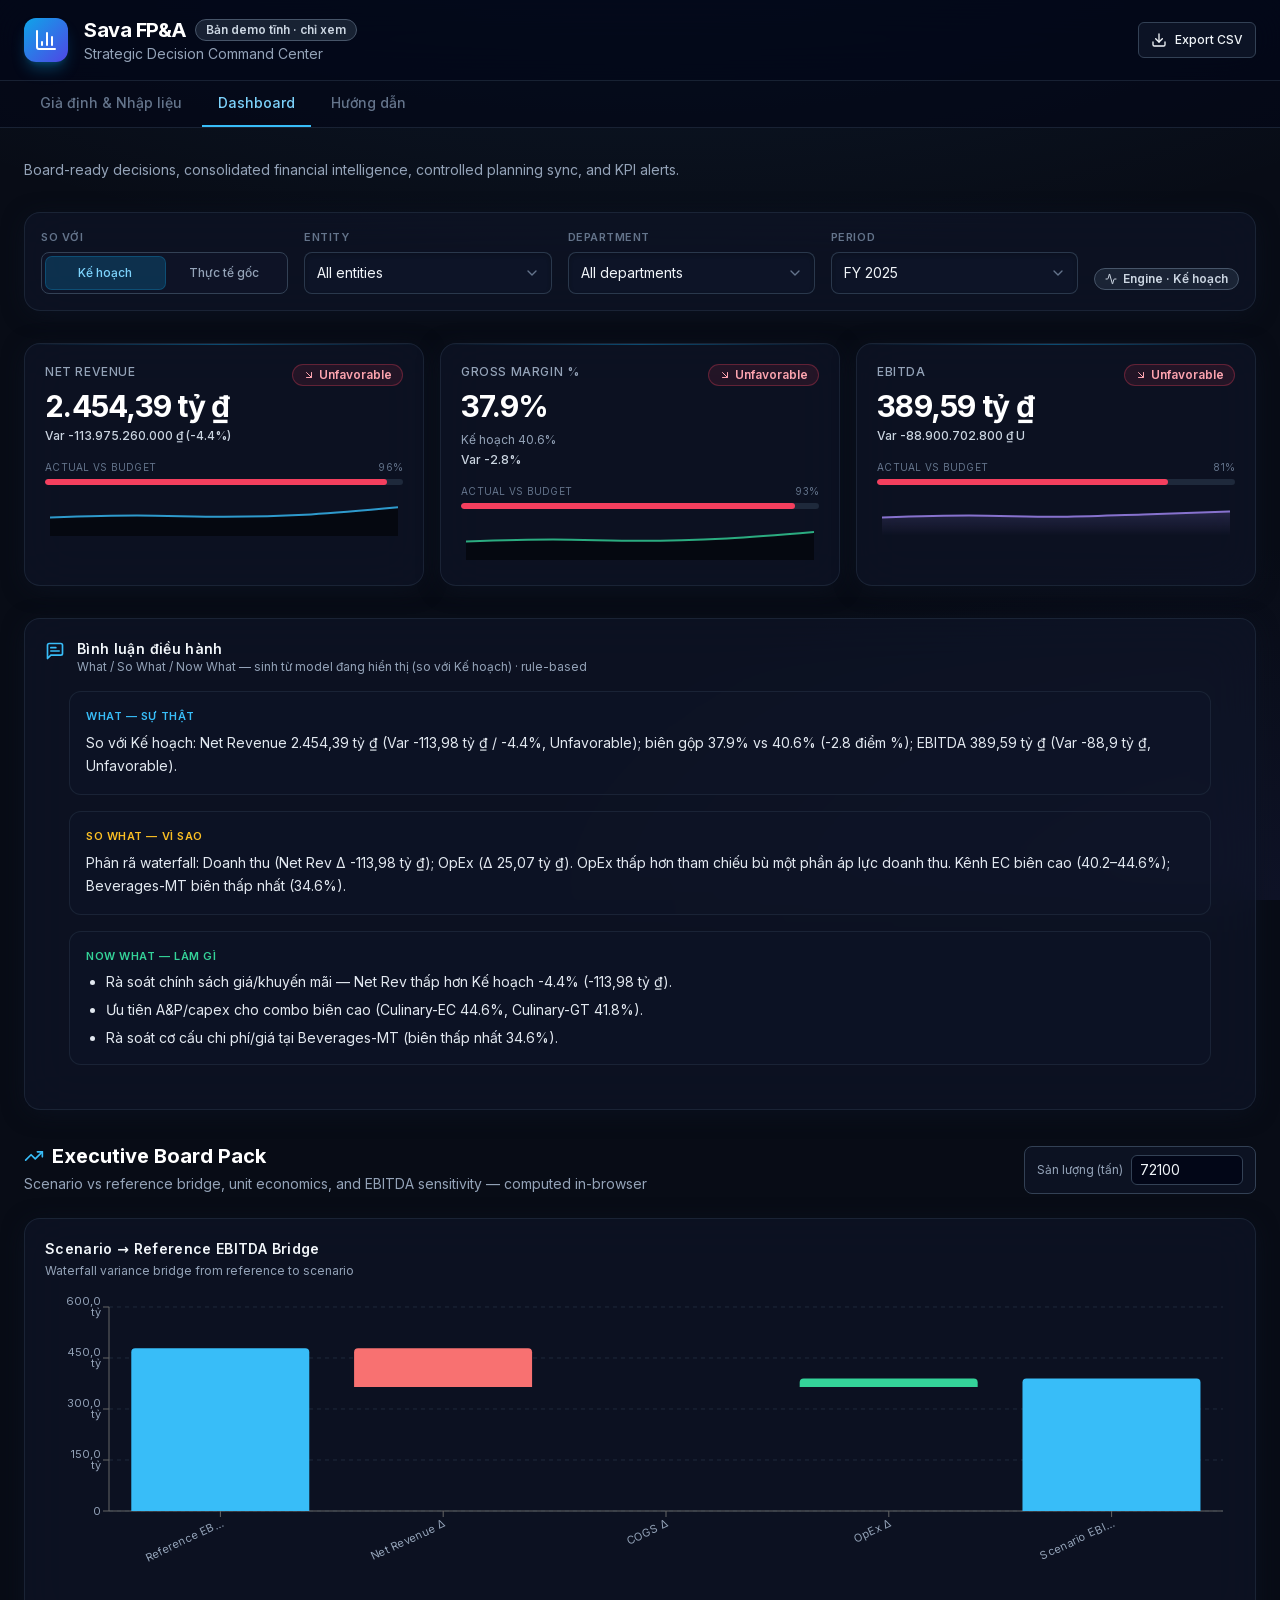
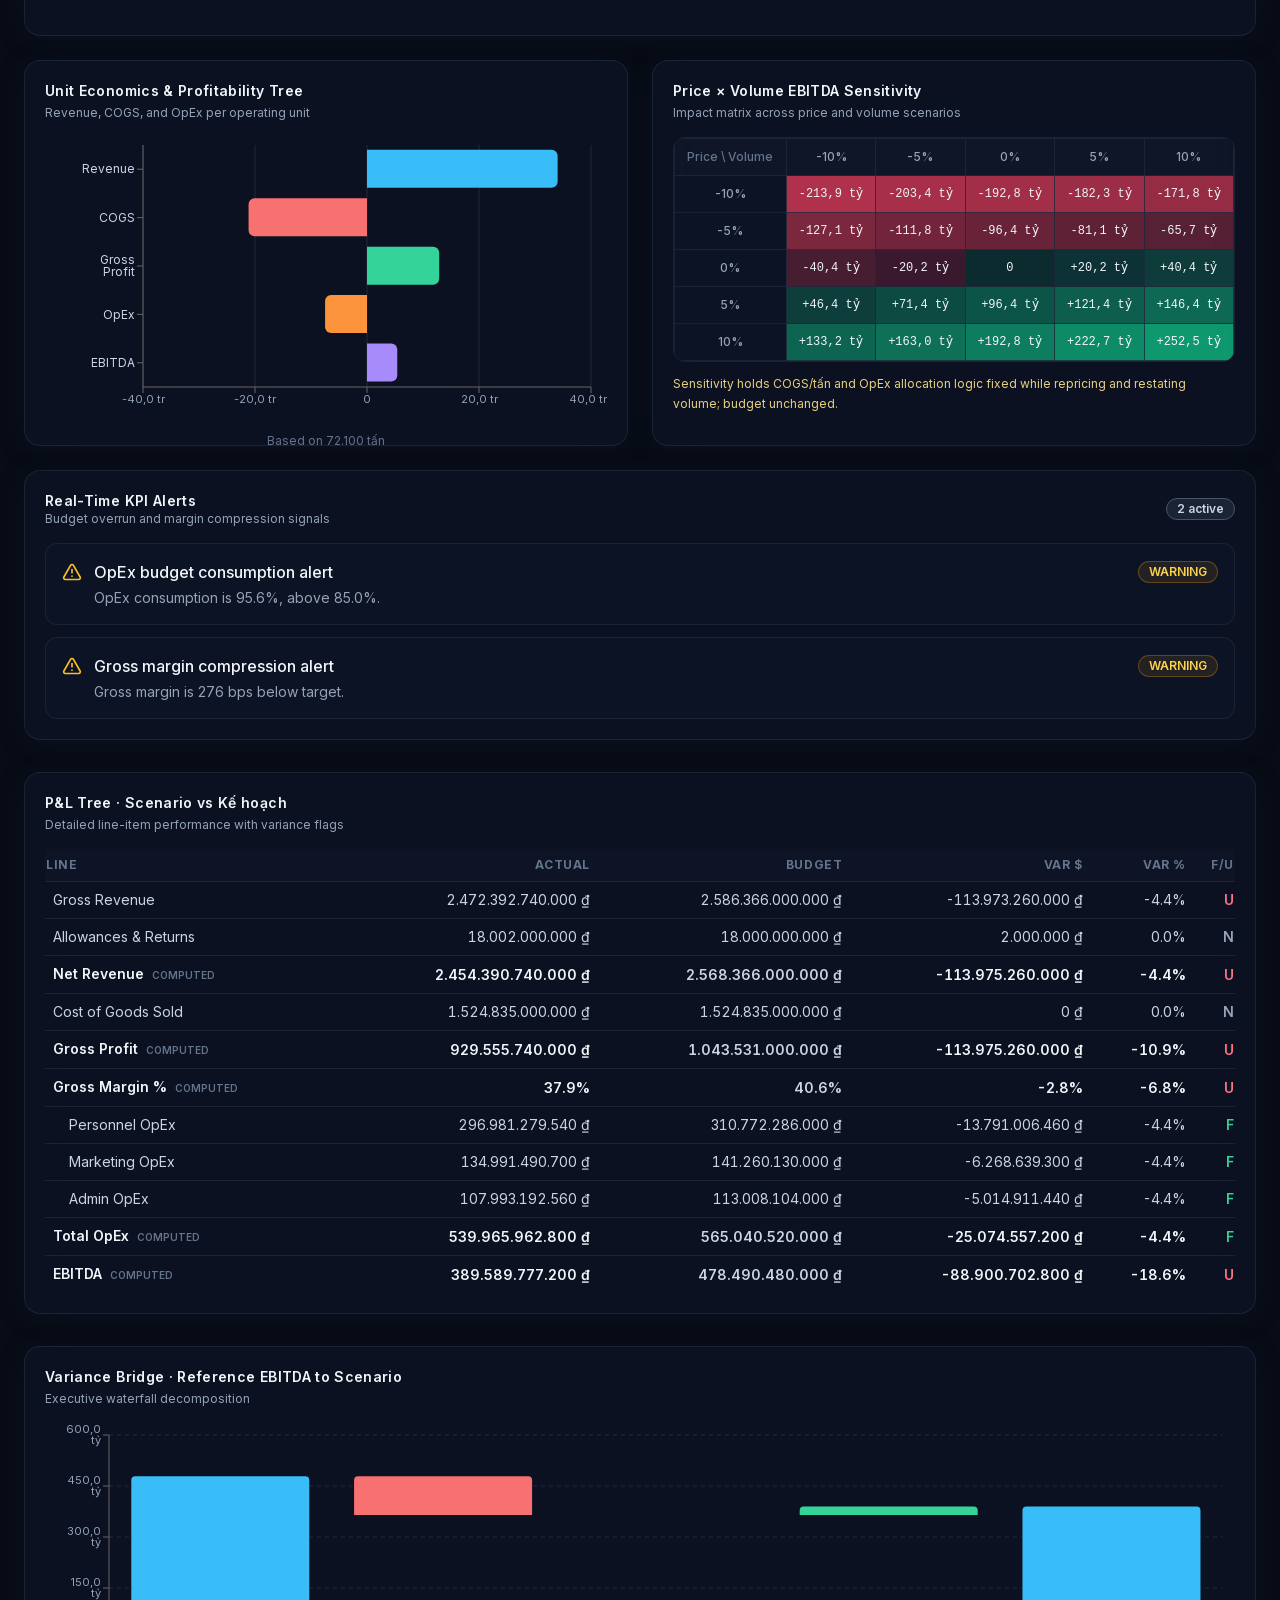
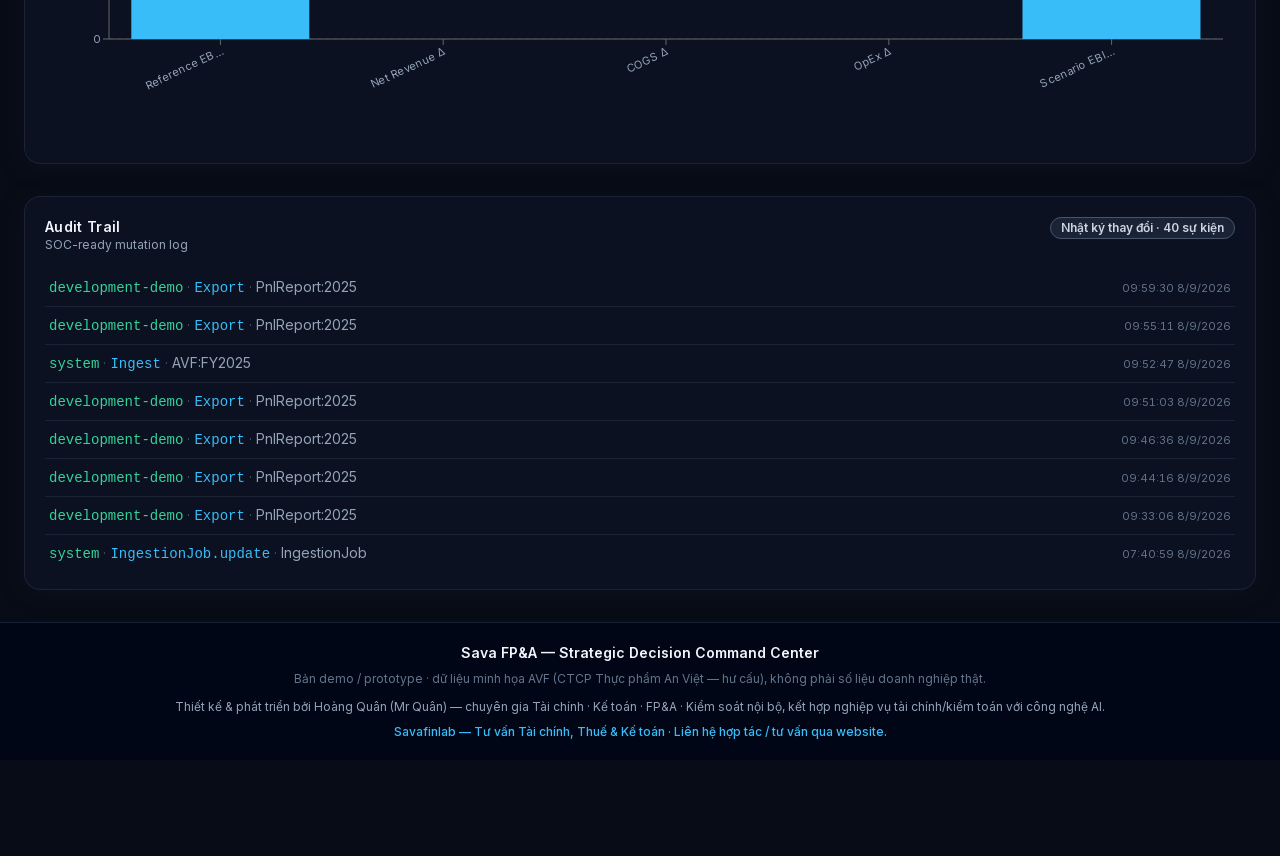
<file: index.html>
<!DOCTYPE html><html lang="vi" class="__variable_75b79f"><head><meta charSet="utf-8"/><meta name="viewport" content="width=device-width, initial-scale=1"/><link rel="stylesheet" href="/_next/static/css/4ae7738ed0876d5e.css" data-precedence="next"/><link rel="preload" as="script" fetchPriority="low" href="/_next/static/chunks/webpack-2df01d3bc5a0a06e.js"/><script src="/_next/static/chunks/fd9d1056-d4a245fa0a02af2b.js" async=""></script><script src="/_next/static/chunks/117-1a7f24b959de2315.js" async=""></script><script src="/_next/static/chunks/main-app-f55cf19e10c21e43.js" async=""></script><script src="/_next/static/chunks/304-83314f1669616e14.js" async=""></script><script src="/_next/static/chunks/app/page-a5d26f7f485f0784.js" async=""></script><title>Sava FP&amp;A — Phase 3</title><meta name="description" content="Strategic decision board, consolidation, planning sync, and real-time KPI alerts"/><script src="/_next/static/chunks/polyfills-42372ed130431b0a.js" noModule=""></script><!-- SAVA-BRAND v2 (11/10/2026): favicon + thanh sava-bar. Chèn lại nguyên khối này trước </head> sau mỗi lần build lại từ mã nguồn Next.js. Thanh được gắn SAU khi trang tải xong để không đụng tới quá trình hydrate của React. -->
<link rel="icon" href="https://www.savafinlab.com.vn/brand/v2/logo-icon.svg" type="image/svg+xml"/>
<meta name="theme-color" content="#0B1B3F"/>
<script>(function(){function m(){if(document.querySelector("sava-bar"))return;var b=document.createElement("sava-bar");b.setAttribute("product","Sava FP&A");document.body.insertBefore(b,document.body.firstChild);var s=document.createElement("script");s.src="https://www.savafinlab.com.vn/brand/v2/sava-bar.js";document.head.appendChild(s);}if(document.readyState==="complete")setTimeout(m,0);else window.addEventListener("load",function(){setTimeout(m,0);});})();</script></head><body class="min-h-screen font-sans"><div class="min-h-screen pb-24"><header class="glass-header"><div class="mx-auto flex max-w-7xl flex-wrap items-center justify-between gap-4 px-6 py-4"><div class="flex items-center gap-4"><div class="flex h-11 w-11 items-center justify-center rounded-xl bg-gradient-to-br from-sky-500 to-indigo-600 shadow-lg shadow-sky-500/30"><svg xmlns="http://www.w3.org/2000/svg" width="24" height="24" viewBox="0 0 24 24" fill="none" stroke="currentColor" stroke-width="2" stroke-linecap="round" stroke-linejoin="round" class="lucide lucide-chart-column h-6 w-6 text-white"><path d="M3 3v16a2 2 0 0 0 2 2h16"></path><path d="M18 17V9"></path><path d="M13 17V5"></path><path d="M8 17v-3"></path></svg></div><div><div class="flex flex-wrap items-center gap-2"><h1 class="text-lg font-bold tracking-tight text-white sm:text-xl">Sava FP&amp;A</h1><div class="inline-flex items-center rounded-full border px-2.5 py-0.5 text-xs font-semibold transition-colors border-slate-600 bg-slate-800/80 text-slate-300">Bản demo tĩnh · chỉ xem</div></div><p class="text-xs text-slate-400 sm:text-sm">Strategic Decision Command Center</p></div></div><button class="inline-flex items-center justify-center gap-2 whitespace-nowrap font-medium transition-all focus-visible:outline-none focus-visible:ring-2 focus-visible:ring-sky-500/40 disabled:pointer-events-none disabled:opacity-50 border border-slate-700 bg-slate-900/80 text-slate-100 hover:border-slate-600 hover:bg-slate-800 h-9 rounded-md px-3 text-xs"><svg xmlns="http://www.w3.org/2000/svg" width="24" height="24" viewBox="0 0 24 24" fill="none" stroke="currentColor" stroke-width="2" stroke-linecap="round" stroke-linejoin="round" class="lucide lucide-download h-4 w-4"><path d="M21 15v4a2 2 0 0 1-2 2H5a2 2 0 0 1-2-2v-4"></path><polyline points="7 10 12 15 17 10"></polyline><line x1="12" x2="12" y1="15" y2="3"></line></svg>Export CSV</button></div></header><div class="border-b border-slate-800/80 bg-slate-950/60"><div class="mx-auto flex max-w-7xl gap-1 px-4 sm:px-6"><button type="button" class="border-b-2 px-4 py-3 text-sm font-medium transition-colors border-transparent text-slate-500 hover:text-slate-300">Giả định &amp; Nhập liệu</button><button type="button" class="border-b-2 px-4 py-3 text-sm font-medium transition-colors border-sky-400 text-sky-300">Dashboard</button><button type="button" class="border-b-2 px-4 py-3 text-sm font-medium transition-colors border-transparent text-slate-500 hover:text-slate-300">Hướng dẫn</button></div></div><main class="mx-auto max-w-7xl space-y-8 px-4 py-8 sm:px-6"><section class="space-y-2"><p class="text-sm text-slate-400">Board-ready decisions, consolidated financial intelligence, controlled planning sync, and KPI alerts.</p></section><div class="glass-panel flex flex-wrap items-end gap-4 p-4"><div class="block min-w-[220px] flex-1"><span class="mb-1.5 block text-[11px] font-semibold uppercase tracking-wider text-slate-500">So với</span><div class="flex rounded-lg border border-slate-700 bg-slate-900/60 p-1"><button type="button" class="flex-1 rounded-md px-3 py-2 text-xs font-medium transition-colors bg-sky-500/20 text-sky-300 ring-1 ring-sky-500/40">Kế hoạch</button><button type="button" class="flex-1 rounded-md px-3 py-2 text-xs font-medium transition-colors text-slate-400 hover:text-slate-200">Thực tế gốc</button></div></div><label class="block min-w-[160px] flex-1"><span class="mb-1.5 block text-[11px] font-semibold uppercase tracking-wider text-slate-500">Entity</span><div class="relative"><select class="select-enterprise pr-10"><option value="" selected="">All entities</option><option value="Beverages">Beverages</option><option value="Culinary">Culinary</option><option value="Snacks">Snacks</option></select><svg xmlns="http://www.w3.org/2000/svg" width="24" height="24" viewBox="0 0 24 24" fill="none" stroke="currentColor" stroke-width="2" stroke-linecap="round" stroke-linejoin="round" class="lucide lucide-chevron-down pointer-events-none absolute right-3 top-1/2 h-4 w-4 -translate-y-1/2 text-slate-500"><path d="m6 9 6 6 6-6"></path></svg></div></label><label class="block min-w-[160px] flex-1"><span class="mb-1.5 block text-[11px] font-semibold uppercase tracking-wider text-slate-500">Department</span><div class="relative"><select class="select-enterprise pr-10"><option value="" selected="">All departments</option><option value="EC">EC</option><option value="GT">GT</option><option value="MT">MT</option></select><svg xmlns="http://www.w3.org/2000/svg" width="24" height="24" viewBox="0 0 24 24" fill="none" stroke="currentColor" stroke-width="2" stroke-linecap="round" stroke-linejoin="round" class="lucide lucide-chevron-down pointer-events-none absolute right-3 top-1/2 h-4 w-4 -translate-y-1/2 text-slate-500"><path d="m6 9 6 6 6-6"></path></svg></div></label><label class="block min-w-[160px] flex-1"><span class="mb-1.5 block text-[11px] font-semibold uppercase tracking-wider text-slate-500">Period</span><div class="relative"><select class="select-enterprise pr-10"><option value="2025" selected="">FY 2025</option></select><svg xmlns="http://www.w3.org/2000/svg" width="24" height="24" viewBox="0 0 24 24" fill="none" stroke="currentColor" stroke-width="2" stroke-linecap="round" stroke-linejoin="round" class="lucide lucide-chevron-down pointer-events-none absolute right-3 top-1/2 h-4 w-4 -translate-y-1/2 text-slate-500"><path d="m6 9 6 6 6-6"></path></svg></div></label><div class="ml-auto flex items-end pb-1"><div class="inline-flex items-center rounded-full border px-2.5 py-0.5 text-xs font-semibold transition-colors border-slate-600 bg-slate-800/80 text-slate-300 gap-1.5"><svg xmlns="http://www.w3.org/2000/svg" width="24" height="24" viewBox="0 0 24 24" fill="none" stroke="currentColor" stroke-width="2" stroke-linecap="round" stroke-linejoin="round" class="lucide lucide-activity h-3 w-3"><path d="M22 12h-2.48a2 2 0 0 0-1.93 1.46l-2.35 8.36a.25.25 0 0 1-.48 0L9.24 2.18a.25.25 0 0 0-.48 0l-2.35 8.36A2 2 0 0 1 4.49 12H2"></path></svg>Engine · <!-- -->Kế hoạch</div></div></div><section class="grid gap-4 md:grid-cols-2 xl:grid-cols-3"><div class="glass-panel transition-shadow hover:shadow-glow/30 relative overflow-hidden p-5"><div class="absolute inset-x-0 top-0 h-px bg-gradient-to-r from-transparent via-sky-500/40 to-transparent"></div><div class="flex items-start justify-between gap-3"><div><p class="text-xs font-medium uppercase tracking-wider text-slate-400">Net Revenue</p><p class="mt-2 text-3xl font-bold tracking-tight text-white">2.454,39 tỷ ₫</p></div><div class="inline-flex items-center rounded-full border px-2.5 py-0.5 text-xs font-semibold transition-colors border-rose-500/30 bg-rose-500/10 text-rose-300 gap-1"><svg xmlns="http://www.w3.org/2000/svg" width="24" height="24" viewBox="0 0 24 24" fill="none" stroke="currentColor" stroke-width="2" stroke-linecap="round" stroke-linejoin="round" class="lucide lucide-arrow-down-right h-3 w-3"><path d="m7 7 10 10"></path><path d="M17 7v10H7"></path></svg> Unfavorable</div></div><p class="mt-1 text-xs font-medium text-slate-300">Var -113.975.260.000 ₫ (-4.4%)</p><div class="mt-4"><div class="mb-1 flex justify-between text-[10px] uppercase tracking-wide text-slate-500"><span>Actual vs Budget</span><span>96<!-- -->%</span></div><div class="h-1.5 overflow-hidden rounded-full bg-slate-800"><div class="h-full rounded-full transition-all bg-rose-500" style="width:95.56234352892072%"></div></div></div><div class="metric-sparkline mt-4"><div class="recharts-responsive-container" style="width:100%;height:100%;min-width:0"></div></div></div><div class="glass-panel transition-shadow hover:shadow-glow/30 relative overflow-hidden p-5"><div class="absolute inset-x-0 top-0 h-px bg-gradient-to-r from-transparent via-sky-500/40 to-transparent"></div><div class="flex items-start justify-between gap-3"><div><p class="text-xs font-medium uppercase tracking-wider text-slate-400">Gross Margin %</p><p class="mt-2 text-3xl font-bold tracking-tight text-white">37.9%</p></div><div class="inline-flex items-center rounded-full border px-2.5 py-0.5 text-xs font-semibold transition-colors border-rose-500/30 bg-rose-500/10 text-rose-300 gap-1"><svg xmlns="http://www.w3.org/2000/svg" width="24" height="24" viewBox="0 0 24 24" fill="none" stroke="currentColor" stroke-width="2" stroke-linecap="round" stroke-linejoin="round" class="lucide lucide-arrow-down-right h-3 w-3"><path d="m7 7 10 10"></path><path d="M17 7v10H7"></path></svg> Unfavorable</div></div><p class="mt-2 text-xs text-slate-400">Kế hoạch 40.6%</p><p class="mt-1 text-xs font-medium text-slate-300">Var -2.8%</p><div class="mt-4"><div class="mb-1 flex justify-between text-[10px] uppercase tracking-wide text-slate-500"><span>Actual vs Budget</span><span>93<!-- -->%</span></div><div class="h-1.5 overflow-hidden rounded-full bg-slate-800"><div class="h-full rounded-full transition-all bg-rose-500" style="width:93.21446047384408%"></div></div></div><div class="metric-sparkline mt-4"><div class="recharts-responsive-container" style="width:100%;height:100%;min-width:0"></div></div></div><div class="glass-panel transition-shadow hover:shadow-glow/30 relative overflow-hidden p-5"><div class="absolute inset-x-0 top-0 h-px bg-gradient-to-r from-transparent via-sky-500/40 to-transparent"></div><div class="flex items-start justify-between gap-3"><div><p class="text-xs font-medium uppercase tracking-wider text-slate-400">EBITDA</p><p class="mt-2 text-3xl font-bold tracking-tight text-white">389,59 tỷ ₫</p></div><div class="inline-flex items-center rounded-full border px-2.5 py-0.5 text-xs font-semibold transition-colors border-rose-500/30 bg-rose-500/10 text-rose-300 gap-1"><svg xmlns="http://www.w3.org/2000/svg" width="24" height="24" viewBox="0 0 24 24" fill="none" stroke="currentColor" stroke-width="2" stroke-linecap="round" stroke-linejoin="round" class="lucide lucide-arrow-down-right h-3 w-3"><path d="m7 7 10 10"></path><path d="M17 7v10H7"></path></svg> Unfavorable</div></div><p class="mt-1 text-xs font-medium text-slate-300">Var -88.900.702.800 ₫ U</p><div class="mt-4"><div class="mb-1 flex justify-between text-[10px] uppercase tracking-wide text-slate-500"><span>Actual vs Budget</span><span>81<!-- -->%</span></div><div class="h-1.5 overflow-hidden rounded-full bg-slate-800"><div class="h-full rounded-full transition-all bg-rose-500" style="width:81.42059110559521%"></div></div></div><div class="metric-sparkline mt-4"><div class="recharts-responsive-container" style="width:100%;height:100%;min-width:0"></div></div></div></section><div class="glass-panel p-5 transition-shadow hover:shadow-glow/30"><div class="mb-4 flex flex-col gap-1"><div class="flex flex-wrap items-start justify-between gap-3"><div class="flex items-start gap-3"><svg xmlns="http://www.w3.org/2000/svg" width="24" height="24" viewBox="0 0 24 24" fill="none" stroke="currentColor" stroke-width="2" stroke-linecap="round" stroke-linejoin="round" class="lucide lucide-message-square-text mt-0.5 h-5 w-5 shrink-0 text-sky-400"><path d="M21 15a2 2 0 0 1-2 2H7l-4 4V5a2 2 0 0 1 2-2h14a2 2 0 0 1 2 2z"></path><path d="M13 8H7"></path><path d="M17 12H7"></path></svg><div><h2 class="text-sm font-semibold tracking-wide text-slate-100">Bình luận điều hành</h2><p class="text-xs text-slate-400">What / So What / Now What — sinh từ model đang hiển thị (so với <!-- -->Kế hoạch<!-- -->)<!-- --> · rule-based</p></div></div></div></div><div class="space-y-4 px-6 pb-6"><section class="rounded-xl border border-slate-800/80 bg-slate-900/40 p-4"><h3 class="text-[11px] font-semibold uppercase tracking-wider text-sky-400">What — Sự thật</h3><p class="mt-2 text-sm leading-relaxed text-slate-200">So với Kế hoạch: Net Revenue 2.454,39 tỷ ₫ (Var -113,98 tỷ ₫ / -4.4%, Unfavorable); biên gộp 37.9% vs 40.6% (-2.8 điểm %); EBITDA 389,59 tỷ ₫ (Var -88,9 tỷ ₫, Unfavorable).</p></section><section class="rounded-xl border border-slate-800/80 bg-slate-900/40 p-4"><h3 class="text-[11px] font-semibold uppercase tracking-wider text-amber-400">So What — Vì sao</h3><p class="mt-2 text-sm leading-relaxed text-slate-200">Phân rã waterfall: Doanh thu (Net Rev Δ -113,98 tỷ ₫); OpEx (Δ 25,07 tỷ ₫). OpEx thấp hơn tham chiếu bù một phần áp lực doanh thu. Kênh EC biên cao (40.2–44.6%); Beverages-MT biên thấp nhất (34.6%).</p></section><section class="rounded-xl border border-slate-800/80 bg-slate-900/40 p-4"><h3 class="text-[11px] font-semibold uppercase tracking-wider text-emerald-400">Now What — Làm gì</h3><ul class="mt-2 list-disc space-y-2 pl-5 text-sm text-slate-200"><li>Rà soát chính sách giá/khuyến mãi — Net Rev thấp hơn Kế hoạch -4.4% (-113,98 tỷ ₫).</li><li>Ưu tiên A&amp;P/capex cho combo biên cao (Culinary-EC 44.6%, Culinary-GT 41.8%).</li><li>Rà soát cơ cấu chi phí/giá tại Beverages-MT (biên thấp nhất 34.6%).</li></ul></section></div></div><section class="space-y-6"><div class="flex flex-wrap items-end justify-between gap-4"><div><div class="flex items-center gap-2"><svg xmlns="http://www.w3.org/2000/svg" width="24" height="24" viewBox="0 0 24 24" fill="none" stroke="currentColor" stroke-width="2" stroke-linecap="round" stroke-linejoin="round" class="lucide lucide-trending-up h-5 w-5 text-sky-400"><polyline points="22 7 13.5 15.5 8.5 10.5 2 17"></polyline><polyline points="16 7 22 7 22 13"></polyline></svg><h2 class="text-xl font-bold text-white">Executive Board Pack</h2></div><p class="mt-1 text-sm text-slate-400">Scenario vs reference bridge, unit economics, and EBITDA sensitivity — computed in-browser</p></div><div class="flex flex-wrap items-center gap-2"><label class="flex items-center gap-2 rounded-lg border border-slate-700 bg-slate-900/60 px-3 py-2 text-xs text-slate-400">Sản lượng (tấn)<input type="number" min="1" class="w-28 rounded-md border border-slate-700 bg-slate-950 px-2 py-1 text-sm text-slate-100" value="72100"/></label></div></div><div class="glass-panel p-5 transition-shadow hover:shadow-glow/30"><div class="mb-4 flex flex-col gap-1"><h2 class="text-sm font-semibold tracking-wide text-slate-100">Scenario → Reference EBITDA Bridge</h2><p class="text-xs text-slate-400">Waterfall variance bridge from reference to scenario</p></div><div class="h-80 w-full"><div class="recharts-responsive-container" style="width:100%;height:100%;min-width:0"></div></div></div><div class="grid gap-6 xl:grid-cols-2"><div class="glass-panel p-5 transition-shadow hover:shadow-glow/30"><div class="mb-4 flex flex-col gap-1"><h2 class="text-sm font-semibold tracking-wide text-slate-100">Unit Economics &amp; Profitability Tree</h2><p class="text-xs text-slate-400">Revenue, COGS, and OpEx per operating unit</p></div><div class="h-72 w-full"><div class="recharts-responsive-container" style="width:100%;height:100%;min-width:0"></div><p class="mt-2 text-center text-xs text-slate-500">Based on <!-- -->72.100<!-- --> tấn</p></div></div><div class="glass-panel p-5 transition-shadow hover:shadow-glow/30"><div class="mb-4 flex flex-col gap-1"><h2 class="text-sm font-semibold tracking-wide text-slate-100">Price × Volume EBITDA Sensitivity</h2><p class="text-xs text-slate-400">Impact matrix across price and volume scenarios</p></div><div><div class="overflow-x-auto rounded-xl border border-slate-800/80"><table class="w-full min-w-[420px] border-collapse text-center text-xs"><thead><tr class="bg-slate-900/80"><th class="border border-slate-800/80 p-2.5 font-medium text-slate-500">Price \ Volume</th><th class="border border-slate-800/80 p-2.5 font-medium text-slate-400">-10<!-- -->%</th><th class="border border-slate-800/80 p-2.5 font-medium text-slate-400">-5<!-- -->%</th><th class="border border-slate-800/80 p-2.5 font-medium text-slate-400">0<!-- -->%</th><th class="border border-slate-800/80 p-2.5 font-medium text-slate-400">5<!-- -->%</th><th class="border border-slate-800/80 p-2.5 font-medium text-slate-400">10<!-- -->%</th></tr></thead><tbody><tr><td class="border border-slate-800/80 bg-slate-900/50 p-2.5 font-medium text-slate-400">-10<!-- -->%</td><td class="border border-slate-800/80 p-2.5 font-mono text-slate-100 transition-transform hover:scale-105" style="background-color:rgba(244, 63, 94, 0.7007104342738284)" title="-213,93 tỷ ₫">-213,9 tỷ</td><td class="border border-slate-800/80 p-2.5 font-mono text-slate-100 transition-transform hover:scale-105" style="background-color:rgba(244, 63, 94, 0.6735791314523398)" title="-203,39 tỷ ₫">-203,4 tỷ</td><td class="border border-slate-800/80 p-2.5 font-mono text-slate-100 transition-transform hover:scale-105" style="background-color:rgba(244, 63, 94, 0.64644782863085)" title="-192,85 tỷ ₫">-192,8 tỷ</td><td class="border border-slate-800/80 p-2.5 font-mono text-slate-100 transition-transform hover:scale-105" style="background-color:rgba(244, 63, 94, 0.6193165258093601)" title="-182,31 tỷ ₫">-182,3 tỷ</td><td class="border border-slate-800/80 p-2.5 font-mono text-slate-100 transition-transform hover:scale-105" style="background-color:rgba(244, 63, 94, 0.5921852229878705)" title="-171,77 tỷ ₫">-171,8 tỷ</td></tr><tr><td class="border border-slate-800/80 bg-slate-900/50 p-2.5 font-medium text-slate-400">-5<!-- -->%</td><td class="border border-slate-800/80 p-2.5 font-mono text-slate-100 transition-transform hover:scale-105" style="background-color:rgba(244, 63, 94, 0.47730891138994636)" title="-127,14 tỷ ₫">-127,1 tỷ</td><td class="border border-slate-800/80 p-2.5 font-mono text-slate-100 transition-transform hover:scale-105" style="background-color:rgba(244, 63, 94, 0.4377664128526868)" title="-111,78 tỷ ₫">-111,8 tỷ</td><td class="border border-slate-800/80 p-2.5 font-mono text-slate-100 transition-transform hover:scale-105" style="background-color:rgba(244, 63, 94, 0.39822391431542487)" title="-96,42 tỷ ₫">-96,4 tỷ</td><td class="border border-slate-800/80 p-2.5 font-mono text-slate-100 transition-transform hover:scale-105" style="background-color:rgba(244, 63, 94, 0.35868141577816354)" title="-81,06 tỷ ₫">-81,1 tỷ</td><td class="border border-slate-800/80 p-2.5 font-mono text-slate-100 transition-transform hover:scale-105" style="background-color:rgba(244, 63, 94, 0.3191389172409044)" title="-65,7 tỷ ₫">-65,7 tỷ</td></tr><tr><td class="border border-slate-800/80 bg-slate-900/50 p-2.5 font-medium text-slate-400">0<!-- -->%</td><td class="border border-slate-800/80 p-2.5 font-mono text-slate-100 transition-transform hover:scale-105" style="background-color:rgba(244, 63, 94, 0.25390738850606304)" title="-40,36 tỷ ₫">-40,4 tỷ</td><td class="border border-slate-800/80 p-2.5 font-mono text-slate-100 transition-transform hover:scale-105" style="background-color:rgba(244, 63, 94, 0.20195369425303292)" title="-20,18 tỷ ₫">-20,2 tỷ</td><td class="border border-slate-800/80 p-2.5 font-mono text-slate-100 transition-transform hover:scale-105" style="background-color:rgba(16, 185, 129, 0.15)" title="0 ₫">0</td><td class="border border-slate-800/80 p-2.5 font-mono text-slate-100 transition-transform hover:scale-105" style="background-color:rgba(16, 185, 129, 0.2019536942530339)" title="20,18 tỷ ₫">+20,2 tỷ</td><td class="border border-slate-800/80 p-2.5 font-mono text-slate-100 transition-transform hover:scale-105" style="background-color:rgba(16, 185, 129, 0.2539073885060646)" title="40,36 tỷ ₫">+40,4 tỷ</td></tr><tr><td class="border border-slate-800/80 bg-slate-900/50 p-2.5 font-medium text-slate-400">5<!-- -->%</td><td class="border border-slate-800/80 p-2.5 font-mono text-slate-100 transition-transform hover:scale-105" style="background-color:rgba(16, 185, 129, 0.26949413437781966)" title="46,42 tỷ ₫">+46,4 tỷ</td><td class="border border-slate-800/80 p-2.5 font-mono text-slate-100 transition-transform hover:scale-105" style="background-color:rgba(16, 185, 129, 0.33385902434662224)" title="71,42 tỷ ₫">+71,4 tỷ</td><td class="border border-slate-800/80 p-2.5 font-mono text-slate-100 transition-transform hover:scale-105" style="background-color:rgba(16, 185, 129, 0.3982239143154265)" title="96,42 tỷ ₫">+96,4 tỷ</td><td class="border border-slate-800/80 p-2.5 font-mono text-slate-100 transition-transform hover:scale-105" style="background-color:rgba(16, 185, 129, 0.4625888042842291)" title="121,43 tỷ ₫">+121,4 tỷ</td><td class="border border-slate-800/80 p-2.5 font-mono text-slate-100 transition-transform hover:scale-105" style="background-color:rgba(16, 185, 129, 0.5269536942530336)" title="146,43 tỷ ₫">+146,4 tỷ</td></tr><tr><td class="border border-slate-800/80 bg-slate-900/50 p-2.5 font-medium text-slate-400">10<!-- -->%</td><td class="border border-slate-800/80 p-2.5 font-mono text-slate-100 transition-transform hover:scale-105" style="background-color:rgba(16, 185, 129, 0.49289565726170215)" title="133,2 tỷ ₫">+133,2 tỷ</td><td class="border border-slate-800/80 p-2.5 font-mono text-slate-100 transition-transform hover:scale-105" style="background-color:rgba(16, 185, 129, 0.5696717429462747)" title="163,02 tỷ ₫">+163,0 tỷ</td><td class="border border-slate-800/80 p-2.5 font-mono text-slate-100 transition-transform hover:scale-105" style="background-color:rgba(16, 185, 129, 0.6464478286308504)" title="192,85 tỷ ₫">+192,8 tỷ</td><td class="border border-slate-800/80 p-2.5 font-mono text-slate-100 transition-transform hover:scale-105" style="background-color:rgba(16, 185, 129, 0.7232239143154264)" title="222,67 tỷ ₫">+222,7 tỷ</td><td class="border border-slate-800/80 p-2.5 font-mono text-slate-100 transition-transform hover:scale-105" style="background-color:rgba(16, 185, 129, 0.8)" title="252,49 tỷ ₫">+252,5 tỷ</td></tr></tbody></table></div><p class="mt-3 text-xs leading-relaxed text-amber-200/90">Sensitivity holds COGS/tấn and OpEx allocation logic fixed while repricing and restating volume; budget unchanged.</p></div></div></div><div class="glass-panel p-5 transition-shadow hover:shadow-glow/30"><div class="mb-4 flex flex-col gap-1"><div class="flex items-center justify-between gap-3"><div><h2 class="text-sm font-semibold tracking-wide text-slate-100">Real-Time KPI Alerts</h2><p class="text-xs text-slate-400">Budget overrun and margin compression signals</p></div><div class="inline-flex items-center rounded-full border px-2.5 py-0.5 text-xs font-semibold transition-colors border-slate-600 bg-slate-800/80 text-slate-300">2<!-- --> active</div></div></div><div class="space-y-3"><div class="flex gap-3 rounded-xl border border-slate-800/80 bg-slate-900/50 p-4 transition-colors hover:border-slate-700"><svg xmlns="http://www.w3.org/2000/svg" width="24" height="24" viewBox="0 0 24 24" fill="none" stroke="currentColor" stroke-width="2" stroke-linecap="round" stroke-linejoin="round" class="lucide lucide-triangle-alert mt-0.5 h-5 w-5 shrink-0 text-amber-400"><path d="m21.73 18-8-14a2 2 0 0 0-3.48 0l-8 14A2 2 0 0 0 4 21h16a2 2 0 0 0 1.73-3"></path><path d="M12 9v4"></path><path d="M12 17h.01"></path></svg><div class="min-w-0 flex-1"><div class="flex flex-wrap items-center justify-between gap-2"><p class="font-medium text-slate-100">OpEx budget consumption alert</p><div class="inline-flex items-center rounded-full border px-2.5 py-0.5 text-xs font-semibold transition-colors border-amber-500/30 bg-amber-500/10 text-amber-300">WARNING</div></div><p class="mt-1 text-sm text-slate-400">OpEx consumption is 95.6%, above 85.0%.</p></div></div><div class="flex gap-3 rounded-xl border border-slate-800/80 bg-slate-900/50 p-4 transition-colors hover:border-slate-700"><svg xmlns="http://www.w3.org/2000/svg" width="24" height="24" viewBox="0 0 24 24" fill="none" stroke="currentColor" stroke-width="2" stroke-linecap="round" stroke-linejoin="round" class="lucide lucide-triangle-alert mt-0.5 h-5 w-5 shrink-0 text-amber-400"><path d="m21.73 18-8-14a2 2 0 0 0-3.48 0l-8 14A2 2 0 0 0 4 21h16a2 2 0 0 0 1.73-3"></path><path d="M12 9v4"></path><path d="M12 17h.01"></path></svg><div class="min-w-0 flex-1"><div class="flex flex-wrap items-center justify-between gap-2"><p class="font-medium text-slate-100">Gross margin compression alert</p><div class="inline-flex items-center rounded-full border px-2.5 py-0.5 text-xs font-semibold transition-colors border-amber-500/30 bg-amber-500/10 text-amber-300">WARNING</div></div><p class="mt-1 text-sm text-slate-400">Gross margin is 276 bps below target.</p></div></div></div></div></section><div class="glass-panel p-5 transition-shadow hover:shadow-glow/30"><div class="mb-4 flex flex-col gap-1"><h2 class="text-sm font-semibold tracking-wide text-slate-100">P&amp;L Tree · Scenario vs <!-- -->Kế hoạch</h2><p class="text-xs text-slate-400">Detailed line-item performance with variance flags</p></div><div class="overflow-x-auto"><div class="overflow-x-auto"><table class="w-full text-left text-sm"><thead class="bg-slate-900/60 text-xs uppercase tracking-wider text-slate-500"><tr><th class="py-2 pr-3">Line</th><th class="py-2 pr-3 text-right">Actual</th><th class="py-2 pr-3 text-right">Budget</th><th class="py-2 pr-3 text-right">Var $</th><th class="py-2 pr-3 text-right">Var %</th><th class="py-2 text-right">F/U</th></tr></thead><tbody><tr class="border-t border-slate-800/80 transition-colors hover:bg-slate-900/40 text-slate-300"><td class="py-2 pr-3" style="padding-left:8px">Gross Revenue</td><td class="py-2 pr-3 text-right tabular-nums">2.472.392.740.000 ₫</td><td class="py-2 pr-3 text-right tabular-nums text-slate-300">2.586.366.000.000 ₫</td><td class="py-2 pr-3 text-right tabular-nums">-113.973.260.000 ₫</td><td class="py-2 pr-3 text-right tabular-nums">-4.4%</td><td class="py-2 text-right font-semibold text-rose-400">U</td></tr><tr class="border-t border-slate-800/80 transition-colors hover:bg-slate-900/40 text-slate-300"><td class="py-2 pr-3" style="padding-left:8px">Allowances &amp; Returns</td><td class="py-2 pr-3 text-right tabular-nums">18.002.000.000 ₫</td><td class="py-2 pr-3 text-right tabular-nums text-slate-300">18.000.000.000 ₫</td><td class="py-2 pr-3 text-right tabular-nums">2.000.000 ₫</td><td class="py-2 pr-3 text-right tabular-nums">0.0%</td><td class="py-2 text-right font-semibold text-slate-400">N</td></tr><tr class="border-t border-slate-800/80 transition-colors hover:bg-slate-900/40 font-semibold text-slate-100"><td class="py-2 pr-3" style="padding-left:8px">Net Revenue<span class="ml-2 text-[10px] uppercase text-slate-500">computed</span></td><td class="py-2 pr-3 text-right tabular-nums">2.454.390.740.000 ₫</td><td class="py-2 pr-3 text-right tabular-nums text-slate-300">2.568.366.000.000 ₫</td><td class="py-2 pr-3 text-right tabular-nums">-113.975.260.000 ₫</td><td class="py-2 pr-3 text-right tabular-nums">-4.4%</td><td class="py-2 text-right font-semibold text-rose-400">U</td></tr><tr class="border-t border-slate-800/80 transition-colors hover:bg-slate-900/40 text-slate-300"><td class="py-2 pr-3" style="padding-left:8px">Cost of Goods Sold</td><td class="py-2 pr-3 text-right tabular-nums">1.524.835.000.000 ₫</td><td class="py-2 pr-3 text-right tabular-nums text-slate-300">1.524.835.000.000 ₫</td><td class="py-2 pr-3 text-right tabular-nums">0 ₫</td><td class="py-2 pr-3 text-right tabular-nums">0.0%</td><td class="py-2 text-right font-semibold text-slate-400">N</td></tr><tr class="border-t border-slate-800/80 transition-colors hover:bg-slate-900/40 font-semibold text-slate-100"><td class="py-2 pr-3" style="padding-left:8px">Gross Profit<span class="ml-2 text-[10px] uppercase text-slate-500">computed</span></td><td class="py-2 pr-3 text-right tabular-nums">929.555.740.000 ₫</td><td class="py-2 pr-3 text-right tabular-nums text-slate-300">1.043.531.000.000 ₫</td><td class="py-2 pr-3 text-right tabular-nums">-113.975.260.000 ₫</td><td class="py-2 pr-3 text-right tabular-nums">-10.9%</td><td class="py-2 text-right font-semibold text-rose-400">U</td></tr><tr class="border-t border-slate-800/80 transition-colors hover:bg-slate-900/40 font-semibold text-slate-100"><td class="py-2 pr-3" style="padding-left:8px">Gross Margin %<span class="ml-2 text-[10px] uppercase text-slate-500">computed</span></td><td class="py-2 pr-3 text-right tabular-nums">37.9%</td><td class="py-2 pr-3 text-right tabular-nums text-slate-300">40.6%</td><td class="py-2 pr-3 text-right tabular-nums">-2.8%</td><td class="py-2 pr-3 text-right tabular-nums">-6.8%</td><td class="py-2 text-right font-semibold text-rose-400">U</td></tr><tr class="border-t border-slate-800/80 transition-colors hover:bg-slate-900/40 text-slate-300"><td class="py-2 pr-3" style="padding-left:24px">Personnel OpEx</td><td class="py-2 pr-3 text-right tabular-nums">296.981.279.540 ₫</td><td class="py-2 pr-3 text-right tabular-nums text-slate-300">310.772.286.000 ₫</td><td class="py-2 pr-3 text-right tabular-nums">-13.791.006.460 ₫</td><td class="py-2 pr-3 text-right tabular-nums">-4.4%</td><td class="py-2 text-right font-semibold text-emerald-400">F</td></tr><tr class="border-t border-slate-800/80 transition-colors hover:bg-slate-900/40 text-slate-300"><td class="py-2 pr-3" style="padding-left:24px">Marketing OpEx</td><td class="py-2 pr-3 text-right tabular-nums">134.991.490.700 ₫</td><td class="py-2 pr-3 text-right tabular-nums text-slate-300">141.260.130.000 ₫</td><td class="py-2 pr-3 text-right tabular-nums">-6.268.639.300 ₫</td><td class="py-2 pr-3 text-right tabular-nums">-4.4%</td><td class="py-2 text-right font-semibold text-emerald-400">F</td></tr><tr class="border-t border-slate-800/80 transition-colors hover:bg-slate-900/40 text-slate-300"><td class="py-2 pr-3" style="padding-left:24px">Admin OpEx</td><td class="py-2 pr-3 text-right tabular-nums">107.993.192.560 ₫</td><td class="py-2 pr-3 text-right tabular-nums text-slate-300">113.008.104.000 ₫</td><td class="py-2 pr-3 text-right tabular-nums">-5.014.911.440 ₫</td><td class="py-2 pr-3 text-right tabular-nums">-4.4%</td><td class="py-2 text-right font-semibold text-emerald-400">F</td></tr><tr class="border-t border-slate-800/80 transition-colors hover:bg-slate-900/40 font-semibold text-slate-100"><td class="py-2 pr-3" style="padding-left:8px">Total OpEx<span class="ml-2 text-[10px] uppercase text-slate-500">computed</span></td><td class="py-2 pr-3 text-right tabular-nums">539.965.962.800 ₫</td><td class="py-2 pr-3 text-right tabular-nums text-slate-300">565.040.520.000 ₫</td><td class="py-2 pr-3 text-right tabular-nums">-25.074.557.200 ₫</td><td class="py-2 pr-3 text-right tabular-nums">-4.4%</td><td class="py-2 text-right font-semibold text-emerald-400">F</td></tr><tr class="border-t border-slate-800/80 transition-colors hover:bg-slate-900/40 font-semibold text-slate-100"><td class="py-2 pr-3" style="padding-left:8px">EBITDA<span class="ml-2 text-[10px] uppercase text-slate-500">computed</span></td><td class="py-2 pr-3 text-right tabular-nums">389.589.777.200 ₫</td><td class="py-2 pr-3 text-right tabular-nums text-slate-300">478.490.480.000 ₫</td><td class="py-2 pr-3 text-right tabular-nums">-88.900.702.800 ₫</td><td class="py-2 pr-3 text-right tabular-nums">-18.6%</td><td class="py-2 text-right font-semibold text-rose-400">U</td></tr></tbody></table></div></div></div><div class="glass-panel p-5 transition-shadow hover:shadow-glow/30"><div class="mb-4 flex flex-col gap-1"><h2 class="text-sm font-semibold tracking-wide text-slate-100">Variance Bridge · Reference EBITDA to Scenario</h2><p class="text-xs text-slate-400">Executive waterfall decomposition</p></div><div class="h-80 w-full"><div class="recharts-responsive-container" style="width:100%;height:100%;min-width:0"></div></div></div><div class="glass-panel p-5 transition-shadow hover:shadow-glow/30"><div class="mb-4 flex flex-col gap-1"><div class="flex flex-wrap items-start justify-between gap-3"><div><h2 class="text-sm font-semibold tracking-wide text-slate-100">Audit Trail</h2><p class="text-xs text-slate-400">SOC-ready mutation log</p></div><div class="inline-flex items-center rounded-full border px-2.5 py-0.5 text-xs font-semibold transition-colors border-slate-600 bg-slate-800/80 text-slate-300 shrink-0">Nhật ký thay đổi · <!-- -->0<!-- --> sự kiện</div></div></div><div class="max-h-[300px] overflow-y-auto [scrollbar-color:rgb(51_65_85)_transparent] [scrollbar-width:thin]"><ul class="divide-y divide-slate-800/80"></ul></div></div></main><footer class="border-t border-slate-800/80 bg-slate-950/90 backdrop-blur-sm"><div class="mx-auto max-w-7xl px-4 py-5 text-center sm:px-6"><p class="text-sm font-semibold text-slate-100">Sava FP&amp;A — Strategic Decision Command Center</p><p class="mt-1.5 text-xs leading-relaxed text-slate-500">Bản demo / prototype · dữ liệu minh họa AVF (CTCP Thực phẩm An Việt — hư cấu), không phải số liệu doanh nghiệp thật.</p><p class="mt-2 text-xs leading-relaxed text-slate-400">Thiết kế &amp; phát triển bởi Hoàng Quân (Mr Quân) — chuyên gia Tài chính · Kế toán · FP&amp;A · Kiểm soát nội bộ, kết hợp nghiệp vụ tài chính/kiểm toán với công nghệ AI.</p><p class="mt-2 text-xs font-medium text-sky-400">Savafinlab — Tư vấn Tài chính, Thuế &amp; Kế toán · Liên hệ hợp tác / tư vấn qua website.</p></div></footer></div><script src="/_next/static/chunks/webpack-2df01d3bc5a0a06e.js" async=""></script><script>(self.__next_f=self.__next_f||[]).push([0]);self.__next_f.push([2,null])</script><script>self.__next_f.push([1,"1:HL[\"/_next/static/css/4ae7738ed0876d5e.css\",\"style\"]\n"])</script><script>self.__next_f.push([1,"2:I[12846,[],\"\"]\n4:I[73397,[\"304\",\"static/chunks/304-83314f1669616e14.js\",\"931\",\"static/chunks/app/page-a5d26f7f485f0784.js\"],\"CommandCenter\"]\n5:I[4707,[],\"\"]\n6:I[36423,[],\"\"]\n8:I[61060,[],\"\"]\n9:[]\n0:[\"$\",\"$L2\",null,{\"buildId\":\"y-bFt-e1NzOD-dBfKRnBK\",\"assetPrefix\":\"\",\"urlParts\":[\"\",\"\"],\"initialTree\":[\"\",{\"children\":[\"__PAGE__\",{}]},\"$undefined\",\"$undefined\",true],\"initialSeedData\":[\"\",{\"children\":[\"__PAGE__\",{},[[\"$L3\",[\"$\",\"$L4\",null,{}],null],null],null]},[[[[\"$\",\"link\",\"0\",{\"rel\":\"stylesheet\",\"href\":\"/_next/static/css/4ae7738ed0876d5e.css\",\"precedence\":\"next\",\"crossOrigin\":\"$undefined\"}]],[\"$\",\"html\",null,{\"lang\":\"vi\",\"className\":\"__variable_75b79f\",\"children\":[\"$\",\"body\",null,{\"className\":\"min-h-screen font-sans\",\"children\":[\"$\",\"$L5\",null,{\"parallelRouterKey\":\"children\",\"segmentPath\":[\"children\"],\"error\":\"$undefined\",\"errorStyles\":\"$undefined\",\"errorScripts\":\"$undefined\",\"template\":[\"$\",\"$L6\",null,{}],\"templateStyles\":\"$undefined\",\"templateScripts\":\"$undefined\",\"notFound\":[[\"$\",\"title\",null,{\"children\":\"404: This page could not be found.\"}],[\"$\",\"div\",null,{\"style\":{\"fontFamily\":\"system-ui,\\\"Segoe UI\\\",Roboto,Helvetica,Arial,sans-serif,\\\"Apple Color Emoji\\\",\\\"Segoe UI Emoji\\\"\",\"height\":\"100vh\",\"textAlign\":\"center\",\"display\":\"flex\",\"flexDirection\":\"column\",\"alignItems\":\"center\",\"justifyContent\":\"center\"},\"children\":[\"$\",\"div\",null,{\"children\":[[\"$\",\"style\",null,{\"dangerouslySetInnerHTML\":{\"__html\":\"body{color:#000;background:#fff;margin:0}.next-error-h1{border-right:1px solid rgba(0,0,0,.3)}@media (prefers-color-scheme:dark){body{color:#fff;background:#000}.next-error-h1{border-right:1px solid rgba(255,255,255,.3)}}\"}}],[\"$\",\"h1\",null,{\"className\":\"next-error-h1\",\"style\":{\"display\":\"inline-block\",\"margin\":\"0 20px 0 0\",\"padding\":\"0 23px 0 0\",\"fontSize\":24,\"fontWeight\":500,\"verticalAlign\":\"top\",\"lineHeight\":\"49px\"},\"children\":\"404\"}],[\"$\",\"div\",null,{\"style\":{\"display\":\"inline-block\"},\"children\":[\"$\",\"h2\",null,{\"style\":{\"fontSize\":14,\"fontWeight\":400,\"lineHeight\":\"49px\",\"margin\":0},\"children\":\"This page could n"])</script><script>self.__next_f.push([1,"ot be found.\"}]}]]}]}]],\"notFoundStyles\":[]}]}]}]],null],null],\"couldBeIntercepted\":false,\"initialHead\":[null,\"$L7\"],\"globalErrorComponent\":\"$8\",\"missingSlots\":\"$W9\"}]\n"])</script><script>self.__next_f.push([1,"7:[[\"$\",\"meta\",\"0\",{\"name\":\"viewport\",\"content\":\"width=device-width, initial-scale=1\"}],[\"$\",\"meta\",\"1\",{\"charSet\":\"utf-8\"}],[\"$\",\"title\",\"2\",{\"children\":\"Sava FP\u0026A — Phase 3\"}],[\"$\",\"meta\",\"3\",{\"name\":\"description\",\"content\":\"Strategic decision board, consolidation, planning sync, and real-time KPI alerts\"}]]\n3:null\n"])</script></body></html>
</file>
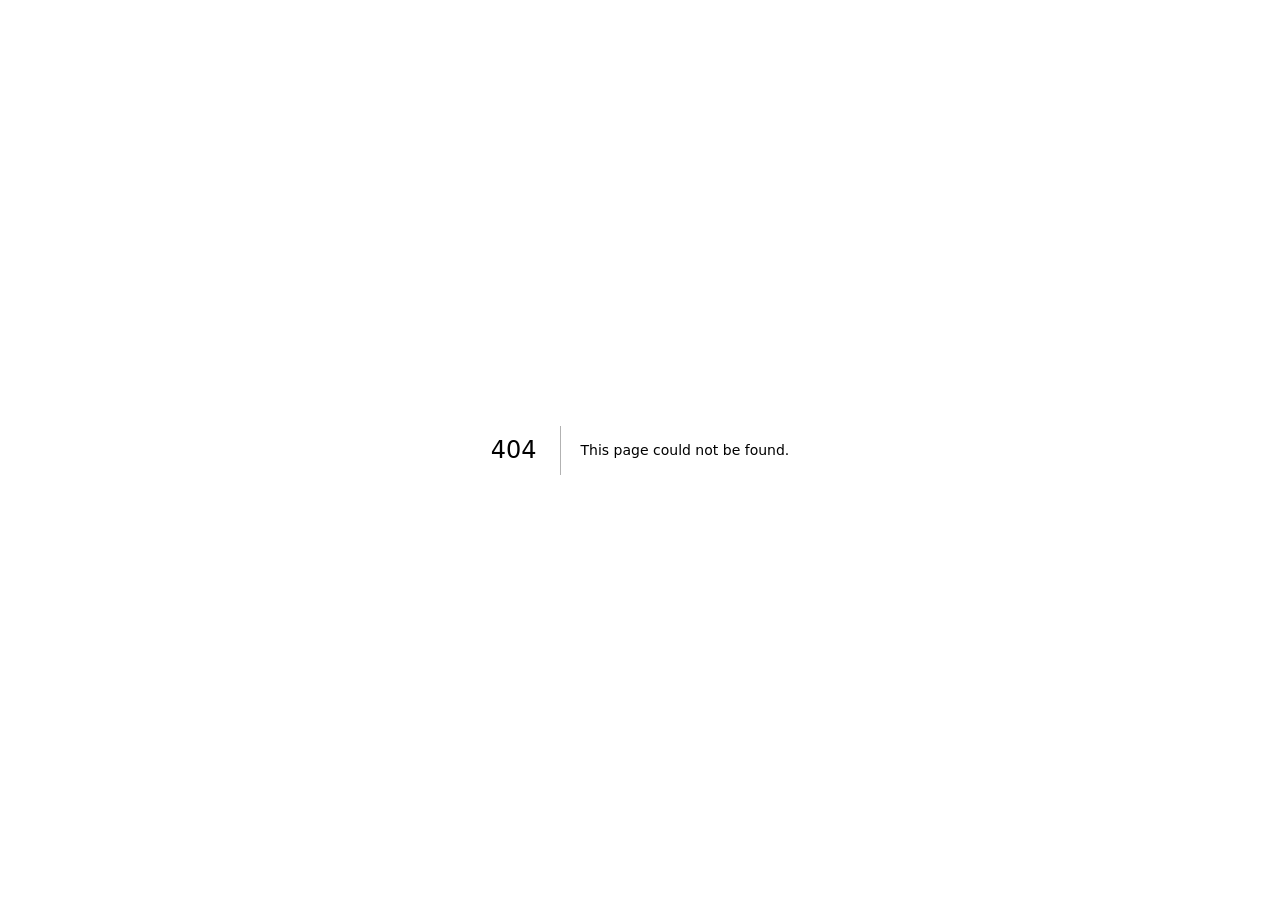
<file: 404/index.html>
<!DOCTYPE html><html lang="vi" class="__variable_75b79f"><head><meta charSet="utf-8"/><meta name="viewport" content="width=device-width, initial-scale=1"/><link rel="stylesheet" href="/_next/static/css/4ae7738ed0876d5e.css" data-precedence="next"/><link rel="preload" as="script" fetchPriority="low" href="/_next/static/chunks/webpack-2df01d3bc5a0a06e.js"/><script src="/_next/static/chunks/fd9d1056-d4a245fa0a02af2b.js" async=""></script><script src="/_next/static/chunks/117-1a7f24b959de2315.js" async=""></script><script src="/_next/static/chunks/main-app-f55cf19e10c21e43.js" async=""></script><meta name="robots" content="noindex"/><title>404: This page could not be found.</title><title>Sava FP&amp;A — Phase 3</title><meta name="description" content="Strategic decision board, consolidation, planning sync, and real-time KPI alerts"/><script src="/_next/static/chunks/polyfills-42372ed130431b0a.js" noModule=""></script></head><body class="min-h-screen font-sans"><div style="font-family:system-ui,&quot;Segoe UI&quot;,Roboto,Helvetica,Arial,sans-serif,&quot;Apple Color Emoji&quot;,&quot;Segoe UI Emoji&quot;;height:100vh;text-align:center;display:flex;flex-direction:column;align-items:center;justify-content:center"><div><style>body{color:#000;background:#fff;margin:0}.next-error-h1{border-right:1px solid rgba(0,0,0,.3)}@media (prefers-color-scheme:dark){body{color:#fff;background:#000}.next-error-h1{border-right:1px solid rgba(255,255,255,.3)}}</style><h1 class="next-error-h1" style="display:inline-block;margin:0 20px 0 0;padding:0 23px 0 0;font-size:24px;font-weight:500;vertical-align:top;line-height:49px">404</h1><div style="display:inline-block"><h2 style="font-size:14px;font-weight:400;line-height:49px;margin:0">This page could not be found.</h2></div></div></div><script src="/_next/static/chunks/webpack-2df01d3bc5a0a06e.js" async=""></script><script>(self.__next_f=self.__next_f||[]).push([0]);self.__next_f.push([2,null])</script><script>self.__next_f.push([1,"1:HL[\"/_next/static/css/4ae7738ed0876d5e.css\",\"style\"]\n"])</script><script>self.__next_f.push([1,"2:I[12846,[],\"\"]\n4:I[4707,[],\"\"]\n5:I[36423,[],\"\"]\nb:I[61060,[],\"\"]\n6:{\"fontFamily\":\"system-ui,\\\"Segoe UI\\\",Roboto,Helvetica,Arial,sans-serif,\\\"Apple Color Emoji\\\",\\\"Segoe UI Emoji\\\"\",\"height\":\"100vh\",\"textAlign\":\"center\",\"display\":\"flex\",\"flexDirection\":\"column\",\"alignItems\":\"center\",\"justifyContent\":\"center\"}\n7:{\"display\":\"inline-block\",\"margin\":\"0 20px 0 0\",\"padding\":\"0 23px 0 0\",\"fontSize\":24,\"fontWeight\":500,\"verticalAlign\":\"top\",\"lineHeight\":\"49px\"}\n8:{\"display\":\"inline-block\"}\n9:{\"fontSize\":14,\"fontWeight\":400,\"lineHeight\":\"49px\",\"margin\":0}\nc:[]\n"])</script><script>self.__next_f.push([1,"0:[\"$\",\"$L2\",null,{\"buildId\":\"y-bFt-e1NzOD-dBfKRnBK\",\"assetPrefix\":\"\",\"urlParts\":[\"\",\"_not-found\",\"\"],\"initialTree\":[\"\",{\"children\":[\"/_not-found\",{\"children\":[\"__PAGE__\",{}]}]},\"$undefined\",\"$undefined\",true],\"initialSeedData\":[\"\",{\"children\":[\"/_not-found\",{\"children\":[\"__PAGE__\",{},[[\"$L3\",[[\"$\",\"title\",null,{\"children\":\"404: This page could not be found.\"}],[\"$\",\"div\",null,{\"style\":{\"fontFamily\":\"system-ui,\\\"Segoe UI\\\",Roboto,Helvetica,Arial,sans-serif,\\\"Apple Color Emoji\\\",\\\"Segoe UI Emoji\\\"\",\"height\":\"100vh\",\"textAlign\":\"center\",\"display\":\"flex\",\"flexDirection\":\"column\",\"alignItems\":\"center\",\"justifyContent\":\"center\"},\"children\":[\"$\",\"div\",null,{\"children\":[[\"$\",\"style\",null,{\"dangerouslySetInnerHTML\":{\"__html\":\"body{color:#000;background:#fff;margin:0}.next-error-h1{border-right:1px solid rgba(0,0,0,.3)}@media (prefers-color-scheme:dark){body{color:#fff;background:#000}.next-error-h1{border-right:1px solid rgba(255,255,255,.3)}}\"}}],[\"$\",\"h1\",null,{\"className\":\"next-error-h1\",\"style\":{\"display\":\"inline-block\",\"margin\":\"0 20px 0 0\",\"padding\":\"0 23px 0 0\",\"fontSize\":24,\"fontWeight\":500,\"verticalAlign\":\"top\",\"lineHeight\":\"49px\"},\"children\":\"404\"}],[\"$\",\"div\",null,{\"style\":{\"display\":\"inline-block\"},\"children\":[\"$\",\"h2\",null,{\"style\":{\"fontSize\":14,\"fontWeight\":400,\"lineHeight\":\"49px\",\"margin\":0},\"children\":\"This page could not be found.\"}]}]]}]}]],null],null],null]},[null,[\"$\",\"$L4\",null,{\"parallelRouterKey\":\"children\",\"segmentPath\":[\"children\",\"/_not-found\",\"children\"],\"error\":\"$undefined\",\"errorStyles\":\"$undefined\",\"errorScripts\":\"$undefined\",\"template\":[\"$\",\"$L5\",null,{}],\"templateStyles\":\"$undefined\",\"templateScripts\":\"$undefined\",\"notFound\":\"$undefined\",\"notFoundStyles\":\"$undefined\"}]],null]},[[[[\"$\",\"link\",\"0\",{\"rel\":\"stylesheet\",\"href\":\"/_next/static/css/4ae7738ed0876d5e.css\",\"precedence\":\"next\",\"crossOrigin\":\"$undefined\"}]],[\"$\",\"html\",null,{\"lang\":\"vi\",\"className\":\"__variable_75b79f\",\"children\":[\"$\",\"body\",null,{\"className\":\"min-h-screen font-sans\",\"children\":[\"$\",\"$L4\",null,{\"parallelRouterKey\":\"children\",\"segmentPath\":[\"children\"],\"error\":\"$undefined\",\"errorStyles\":\"$undefined\",\"errorScripts\":\"$undefined\",\"template\":[\"$\",\"$L5\",null,{}],\"templateStyles\":\"$undefined\",\"templateScripts\":\"$undefined\",\"notFound\":[[\"$\",\"title\",null,{\"children\":\"404: This page could not be found.\"}],[\"$\",\"div\",null,{\"style\":\"$6\",\"children\":[\"$\",\"div\",null,{\"children\":[[\"$\",\"style\",null,{\"dangerouslySetInnerHTML\":{\"__html\":\"body{color:#000;background:#fff;margin:0}.next-error-h1{border-right:1px solid rgba(0,0,0,.3)}@media (prefers-color-scheme:dark){body{color:#fff;background:#000}.next-error-h1{border-right:1px solid rgba(255,255,255,.3)}}\"}}],[\"$\",\"h1\",null,{\"className\":\"next-error-h1\",\"style\":\"$7\",\"children\":\"404\"}],[\"$\",\"div\",null,{\"style\":\"$8\",\"children\":[\"$\",\"h2\",null,{\"style\":\"$9\",\"children\":\"This page could not be found.\"}]}]]}]}]],\"notFoundStyles\":[]}]}]}]],null],null],\"couldBeIntercepted\":false,\"initialHead\":[[\"$\",\"meta\",null,{\"name\":\"robots\",\"content\":\"noindex\"}],\"$La\"],\"globalErrorComponent\":\"$b\",\"missingSlots\":\"$Wc\"}]\n"])</script><script>self.__next_f.push([1,"a:[[\"$\",\"meta\",\"0\",{\"name\":\"viewport\",\"content\":\"width=device-width, initial-scale=1\"}],[\"$\",\"meta\",\"1\",{\"charSet\":\"utf-8\"}],[\"$\",\"title\",\"2\",{\"children\":\"Sava FP\u0026A — Phase 3\"}],[\"$\",\"meta\",\"3\",{\"name\":\"description\",\"content\":\"Strategic decision board, consolidation, planning sync, and real-time KPI alerts\"}]]\n3:null\n"])</script></body></html>
</file>
<file: _next/static/css/4ae7738ed0876d5e.css>
@font-face{font-family:__Inter_75b79f;font-style:normal;font-weight:100 900;font-display:swap;src:url(/_next/static/media/ba9851c3c22cd980-s.woff2) format("woff2");unicode-range:u+0460-052f,u+1c80-1c8a,u+20b4,u+2de0-2dff,u+a640-a69f,u+fe2e-fe2f}@font-face{font-family:__Inter_75b79f;font-style:normal;font-weight:100 900;font-display:swap;src:url(/_next/static/media/21350d82a1f187e9-s.woff2) format("woff2");unicode-range:u+0301,u+0400-045f,u+0490-0491,u+04b0-04b1,u+2116}@font-face{font-family:__Inter_75b79f;font-style:normal;font-weight:100 900;font-display:swap;src:url(/_next/static/media/c5fe6dc8356a8c31-s.woff2) format("woff2");unicode-range:u+1f??}@font-face{font-family:__Inter_75b79f;font-style:normal;font-weight:100 900;font-display:swap;src:url(/_next/static/media/19cfc7226ec3afaa-s.woff2) format("woff2");unicode-range:u+0370-0377,u+037a-037f,u+0384-038a,u+038c,u+038e-03a1,u+03a3-03ff}@font-face{font-family:__Inter_75b79f;font-style:normal;font-weight:100 900;font-display:swap;src:url(/_next/static/media/df0a9ae256c0569c-s.p.woff2) format("woff2");unicode-range:u+0102-0103,u+0110-0111,u+0128-0129,u+0168-0169,u+01a0-01a1,u+01af-01b0,u+0300-0301,u+0303-0304,u+0308-0309,u+0323,u+0329,u+1ea0-1ef9,u+20ab}@font-face{font-family:__Inter_75b79f;font-style:normal;font-weight:100 900;font-display:swap;src:url(/_next/static/media/8e9860b6e62d6359-s.woff2) format("woff2");unicode-range:u+0100-02ba,u+02bd-02c5,u+02c7-02cc,u+02ce-02d7,u+02dd-02ff,u+0304,u+0308,u+0329,u+1d00-1dbf,u+1e00-1e9f,u+1ef2-1eff,u+2020,u+20a0-20ab,u+20ad-20c0,u+2113,u+2c60-2c7f,u+a720-a7ff}@font-face{font-family:__Inter_75b79f;font-style:normal;font-weight:100 900;font-display:swap;src:url(/_next/static/media/e4af272ccee01ff0-s.p.woff2) format("woff2");unicode-range:u+00??,u+0131,u+0152-0153,u+02bb-02bc,u+02c6,u+02da,u+02dc,u+0304,u+0308,u+0329,u+2000-206f,u+20ac,u+2122,u+2191,u+2193,u+2212,u+2215,u+feff,u+fffd}@font-face{font-family:__Inter_Fallback_75b79f;src:local("Arial");ascent-override:90.49%;descent-override:22.56%;line-gap-override:0.00%;size-adjust:107.06%}.__className_75b79f{font-family:__Inter_75b79f,__Inter_Fallback_75b79f;font-style:normal}.__variable_75b79f{--font-inter:"__Inter_75b79f","__Inter_Fallback_75b79f"}*,:after,:before{--tw-border-spacing-x:0;--tw-border-spacing-y:0;--tw-translate-x:0;--tw-translate-y:0;--tw-rotate:0;--tw-skew-x:0;--tw-skew-y:0;--tw-scale-x:1;--tw-scale-y:1;--tw-pan-x: ;--tw-pan-y: ;--tw-pinch-zoom: ;--tw-scroll-snap-strictness:proximity;--tw-gradient-from-position: ;--tw-gradient-via-position: ;--tw-gradient-to-position: ;--tw-ordinal: ;--tw-slashed-zero: ;--tw-numeric-figure: ;--tw-numeric-spacing: ;--tw-numeric-fraction: ;--tw-ring-inset: ;--tw-ring-offset-width:0px;--tw-ring-offset-color:#fff;--tw-ring-color:rgba(59,130,246,.5);--tw-ring-offset-shadow:0 0 #0000;--tw-ring-shadow:0 0 #0000;--tw-shadow:0 0 #0000;--tw-shadow-colored:0 0 #0000;--tw-blur: ;--tw-brightness: ;--tw-contrast: ;--tw-grayscale: ;--tw-hue-rotate: ;--tw-invert: ;--tw-saturate: ;--tw-sepia: ;--tw-drop-shadow: ;--tw-backdrop-blur: ;--tw-backdrop-brightness: ;--tw-backdrop-contrast: ;--tw-backdrop-grayscale: ;--tw-backdrop-hue-rotate: ;--tw-backdrop-invert: ;--tw-backdrop-opacity: ;--tw-backdrop-saturate: ;--tw-backdrop-sepia: ;--tw-contain-size: ;--tw-contain-layout: ;--tw-contain-paint: ;--tw-contain-style: }::backdrop{--tw-border-spacing-x:0;--tw-border-spacing-y:0;--tw-translate-x:0;--tw-translate-y:0;--tw-rotate:0;--tw-skew-x:0;--tw-skew-y:0;--tw-scale-x:1;--tw-scale-y:1;--tw-pan-x: ;--tw-pan-y: ;--tw-pinch-zoom: ;--tw-scroll-snap-strictness:proximity;--tw-gradient-from-position: ;--tw-gradient-via-position: ;--tw-gradient-to-position: ;--tw-ordinal: ;--tw-slashed-zero: ;--tw-numeric-figure: ;--tw-numeric-spacing: ;--tw-numeric-fraction: ;--tw-ring-inset: ;--tw-ring-offset-width:0px;--tw-ring-offset-color:#fff;--tw-ring-color:rgba(59,130,246,.5);--tw-ring-offset-shadow:0 0 #0000;--tw-ring-shadow:0 0 #0000;--tw-shadow:0 0 #0000;--tw-shadow-colored:0 0 #0000;--tw-blur: ;--tw-brightness: ;--tw-contrast: ;--tw-grayscale: ;--tw-hue-rotate: ;--tw-invert: ;--tw-saturate: ;--tw-sepia: ;--tw-drop-shadow: ;--tw-backdrop-blur: ;--tw-backdrop-brightness: ;--tw-backdrop-contrast: ;--tw-backdrop-grayscale: ;--tw-backdrop-hue-rotate: ;--tw-backdrop-invert: ;--tw-backdrop-opacity: ;--tw-backdrop-saturate: ;--tw-backdrop-sepia: ;--tw-contain-size: ;--tw-contain-layout: ;--tw-contain-paint: ;--tw-contain-style: }/*
! tailwindcss v3.4.19 | MIT License | https://tailwindcss.com
*/*,:after,:before{box-sizing:border-box;border:0 solid #e5e7eb}:after,:before{--tw-content:""}:host,html{line-height:1.5;-webkit-text-size-adjust:100%;-moz-tab-size:4;-o-tab-size:4;tab-size:4;font-family:var(--font-inter),Inter,system-ui,sans-serif;font-feature-settings:normal;font-variation-settings:normal;-webkit-tap-highlight-color:transparent}body{margin:0;line-height:inherit}hr{height:0;color:inherit;border-top-width:1px}abbr:where([title]){-webkit-text-decoration:underline dotted;text-decoration:underline dotted}h1,h2,h3,h4,h5,h6{font-size:inherit;font-weight:inherit}a{color:inherit;text-decoration:inherit}b,strong{font-weight:bolder}code,kbd,pre,samp{font-family:ui-monospace,SFMono-Regular,Menlo,monospace;font-feature-settings:normal;font-variation-settings:normal;font-size:1em}small{font-size:80%}sub,sup{font-size:75%;line-height:0;position:relative;vertical-align:baseline}sub{bottom:-.25em}sup{top:-.5em}table{text-indent:0;border-color:inherit;border-collapse:collapse}button,input,optgroup,select,textarea{font-family:inherit;font-feature-settings:inherit;font-variation-settings:inherit;font-size:100%;font-weight:inherit;line-height:inherit;letter-spacing:inherit;color:inherit;margin:0;padding:0}button,select{text-transform:none}button,input:where([type=button]),input:where([type=reset]),input:where([type=submit]){-webkit-appearance:button;background-color:transparent;background-image:none}:-moz-focusring{outline:auto}:-moz-ui-invalid{box-shadow:none}progress{vertical-align:baseline}::-webkit-inner-spin-button,::-webkit-outer-spin-button{height:auto}[type=search]{-webkit-appearance:textfield;outline-offset:-2px}::-webkit-search-decoration{-webkit-appearance:none}::-webkit-file-upload-button{-webkit-appearance:button;font:inherit}summary{display:list-item}blockquote,dd,dl,figure,h1,h2,h3,h4,h5,h6,hr,p,pre{margin:0}fieldset{margin:0}fieldset,legend{padding:0}menu,ol,ul{list-style:none;margin:0;padding:0}dialog{padding:0}textarea{resize:vertical}input::-moz-placeholder,textarea::-moz-placeholder{opacity:1;color:#9ca3af}input::placeholder,textarea::placeholder{opacity:1;color:#9ca3af}[role=button],button{cursor:pointer}:disabled{cursor:default}audio,canvas,embed,iframe,img,object,svg,video{display:block;vertical-align:middle}img,video{max-width:100%;height:auto}[hidden]:where(:not([hidden=until-found])){display:none}:root{color-scheme:dark;--background:222 47% 6%;--foreground:210 40% 98%;--card:222 47% 9%;--card-foreground:210 40% 98%;--muted:215 28% 14%;--muted-foreground:215 20% 65%;--border:215 28% 18%;--primary:199 89% 48%;--primary-foreground:222 47% 6%;--success:142 71% 45%;--destructive:0 72% 51%;--warning:38 92% 50%;--ring:199 89% 48%}*{border-color:hsl(var(--border))}body{background-color:hsl(var(--background));font-family:var(--font-inter),Inter,system-ui,sans-serif;color:hsl(var(--foreground));-webkit-font-smoothing:antialiased;-moz-osx-font-smoothing:grayscale;background-image:radial-gradient(ellipse 80% 50% at 50% -20%,rgba(61,156,240,.12),transparent),radial-gradient(ellipse 60% 40% at 100% 100%,rgba(99,102,241,.08),transparent);background-attachment:fixed}.glass-panel{border-radius:1rem;border-width:1px;border-color:rgba(30,41,59,.8);background-color:rgba(15,23,42,.6);--tw-shadow:0 4px 24px -4px rgba(0,0,0,.45);--tw-shadow-colored:0 4px 24px -4px var(--tw-shadow-color);box-shadow:var(--tw-ring-offset-shadow,0 0 #0000),var(--tw-ring-shadow,0 0 #0000),var(--tw-shadow);--tw-shadow-color:hsl(var(--card));--tw-shadow:var(--tw-shadow-colored)}.glass-header,.glass-panel{--tw-backdrop-blur:blur(24px);backdrop-filter:var(--tw-backdrop-blur) var(--tw-backdrop-brightness) var(--tw-backdrop-contrast) var(--tw-backdrop-grayscale) var(--tw-backdrop-hue-rotate) var(--tw-backdrop-invert) var(--tw-backdrop-opacity) var(--tw-backdrop-saturate) var(--tw-backdrop-sepia)}.glass-header{position:sticky;top:0;z-index:50;border-bottom-width:1px;border-color:rgba(30,41,59,.8);background-color:rgba(2,6,23,.75)}.select-enterprise{width:100%;-webkit-appearance:none;-moz-appearance:none;appearance:none;border-radius:.5rem;border-width:1px;border-color:rgba(51,65,85,.8);background-color:rgba(15,23,42,.8);padding:.625rem .75rem;font-size:.875rem;line-height:1.25rem;--tw-text-opacity:1;color:rgb(241 245 249/var(--tw-text-opacity,1));--tw-shadow:inset 0 2px 4px 0 rgba(0,0,0,.05);--tw-shadow-colored:inset 0 2px 4px 0 var(--tw-shadow-color);box-shadow:var(--tw-ring-offset-shadow,0 0 #0000),var(--tw-ring-shadow,0 0 #0000),var(--tw-shadow);--tw-shadow-color:rgba(0,0,0,.2);--tw-shadow:var(--tw-shadow-colored);transition-property:color,background-color,border-color,text-decoration-color,fill,stroke;transition-timing-function:cubic-bezier(.4,0,.2,1);transition-duration:.15s}.select-enterprise:hover{--tw-border-opacity:1;border-color:rgb(71 85 105/var(--tw-border-opacity,1))}.select-enterprise:focus{--tw-border-opacity:1;border-color:rgb(14 165 233/var(--tw-border-opacity,1));outline:2px solid transparent;outline-offset:2px;--tw-ring-offset-shadow:var(--tw-ring-inset) 0 0 0 var(--tw-ring-offset-width) var(--tw-ring-offset-color);--tw-ring-shadow:var(--tw-ring-inset) 0 0 0 calc(2px + var(--tw-ring-offset-width)) var(--tw-ring-color);box-shadow:var(--tw-ring-offset-shadow),var(--tw-ring-shadow),var(--tw-shadow,0 0 #0000);--tw-ring-color:rgba(14,165,233,.2)}.metric-sparkline{height:2.5rem;width:100%;opacity:.8}.pointer-events-none{pointer-events:none}.static{position:static}.fixed{position:fixed}.absolute{position:absolute}.relative{position:relative}.inset-0{inset:0}.inset-x-0{left:0;right:0}.inset-y-0{top:0;bottom:0}.bottom-6{bottom:1.5rem}.right-0{right:0}.right-3{right:.75rem}.right-6{right:1.5rem}.top-0{top:0}.top-1\/2{top:50%}.z-40{z-index:40}.z-50{z-index:50}.col-span-2{grid-column:span 2/span 2}.mx-auto{margin-left:auto;margin-right:auto}.mb-1{margin-bottom:.25rem}.mb-1\.5{margin-bottom:.375rem}.mb-4{margin-bottom:1rem}.ml-2{margin-left:.5rem}.ml-auto{margin-left:auto}.mt-0\.5{margin-top:.125rem}.mt-1{margin-top:.25rem}.mt-1\.5{margin-top:.375rem}.mt-2{margin-top:.5rem}.mt-3{margin-top:.75rem}.mt-4{margin-top:1rem}.mt-5{margin-top:1.25rem}.mt-6{margin-top:1.5rem}.block{display:block}.flex{display:flex}.inline-flex{display:inline-flex}.table{display:table}.grid{display:grid}.contents{display:contents}.hidden{display:none}.h-1\.5{height:.375rem}.h-10{height:2.5rem}.h-11{height:2.75rem}.h-16{height:4rem}.h-3{height:.75rem}.h-3\.5{height:.875rem}.h-4{height:1rem}.h-5{height:1.25rem}.h-6{height:1.5rem}.h-72{height:18rem}.h-8{height:2rem}.h-80{height:20rem}.h-9{height:2.25rem}.h-auto{height:auto}.h-full{height:100%}.h-px{height:1px}.max-h-32{max-height:8rem}.max-h-40{max-height:10rem}.max-h-64{max-height:16rem}.max-h-\[300px\]{max-height:300px}.max-h-\[85vh\]{max-height:85vh}.min-h-screen{min-height:100vh}.w-1\.5{width:.375rem}.w-10{width:2.5rem}.w-11{width:2.75rem}.w-14{width:3.5rem}.w-16{width:4rem}.w-28{width:7rem}.w-3{width:.75rem}.w-3\.5{width:.875rem}.w-4{width:1rem}.w-5{width:1.25rem}.w-6{width:1.5rem}.w-8{width:2rem}.w-full{width:100%}.min-w-0{min-width:0}.min-w-\[160px\]{min-width:160px}.min-w-\[220px\]{min-width:220px}.min-w-\[420px\]{min-width:420px}.min-w-\[520px\]{min-width:520px}.min-w-\[960px\]{min-width:960px}.max-w-7xl{max-width:80rem}.max-w-md{max-width:28rem}.max-w-xl{max-width:36rem}.flex-1{flex:1 1 0%}.shrink-0{flex-shrink:0}.border-collapse{border-collapse:collapse}.-translate-y-1\/2{--tw-translate-y:-50%}.-translate-y-1\/2,.rotate-180{transform:translate(var(--tw-translate-x),var(--tw-translate-y)) rotate(var(--tw-rotate)) skewX(var(--tw-skew-x)) skewY(var(--tw-skew-y)) scaleX(var(--tw-scale-x)) scaleY(var(--tw-scale-y))}.rotate-180{--tw-rotate:180deg}.transform{transform:translate(var(--tw-translate-x),var(--tw-translate-y)) rotate(var(--tw-rotate)) skewX(var(--tw-skew-x)) skewY(var(--tw-skew-y)) scaleX(var(--tw-scale-x)) scaleY(var(--tw-scale-y))}@keyframes pulse{50%{opacity:.5}}.animate-pulse{animation:pulse 2s cubic-bezier(.4,0,.6,1) infinite}@keyframes pulse-soft{0%,to{opacity:1}50%{opacity:.55}}.animate-pulse-soft{animation:pulse-soft 2s ease-in-out infinite}@keyframes spin{to{transform:rotate(1turn)}}.animate-spin{animation:spin 1s linear infinite}.cursor-pointer{cursor:pointer}.select-none{-webkit-user-select:none;-moz-user-select:none;user-select:none}.list-decimal{list-style-type:decimal}.list-disc{list-style-type:disc}.grid-cols-2{grid-template-columns:repeat(2,minmax(0,1fr))}.flex-col{flex-direction:column}.flex-wrap{flex-wrap:wrap}.items-start{align-items:flex-start}.items-end{align-items:flex-end}.items-center{align-items:center}.justify-center{justify-content:center}.justify-between{justify-content:space-between}.gap-1{gap:.25rem}.gap-1\.5{gap:.375rem}.gap-2{gap:.5rem}.gap-3{gap:.75rem}.gap-4{gap:1rem}.gap-5{gap:1.25rem}.gap-6{gap:1.5rem}.space-y-1>:not([hidden])~:not([hidden]){--tw-space-y-reverse:0;margin-top:calc(.25rem * calc(1 - var(--tw-space-y-reverse)));margin-bottom:calc(.25rem * var(--tw-space-y-reverse))}.space-y-1\.5>:not([hidden])~:not([hidden]){--tw-space-y-reverse:0;margin-top:calc(.375rem * calc(1 - var(--tw-space-y-reverse)));margin-bottom:calc(.375rem * var(--tw-space-y-reverse))}.space-y-2>:not([hidden])~:not([hidden]){--tw-space-y-reverse:0;margin-top:calc(.5rem * calc(1 - var(--tw-space-y-reverse)));margin-bottom:calc(.5rem * var(--tw-space-y-reverse))}.space-y-3>:not([hidden])~:not([hidden]){--tw-space-y-reverse:0;margin-top:calc(.75rem * calc(1 - var(--tw-space-y-reverse)));margin-bottom:calc(.75rem * var(--tw-space-y-reverse))}.space-y-4>:not([hidden])~:not([hidden]){--tw-space-y-reverse:0;margin-top:calc(1rem * calc(1 - var(--tw-space-y-reverse)));margin-bottom:calc(1rem * var(--tw-space-y-reverse))}.space-y-5>:not([hidden])~:not([hidden]){--tw-space-y-reverse:0;margin-top:calc(1.25rem * calc(1 - var(--tw-space-y-reverse)));margin-bottom:calc(1.25rem * var(--tw-space-y-reverse))}.space-y-6>:not([hidden])~:not([hidden]){--tw-space-y-reverse:0;margin-top:calc(1.5rem * calc(1 - var(--tw-space-y-reverse)));margin-bottom:calc(1.5rem * var(--tw-space-y-reverse))}.space-y-8>:not([hidden])~:not([hidden]){--tw-space-y-reverse:0;margin-top:calc(2rem * calc(1 - var(--tw-space-y-reverse)));margin-bottom:calc(2rem * var(--tw-space-y-reverse))}.divide-y>:not([hidden])~:not([hidden]){--tw-divide-y-reverse:0;border-top-width:calc(1px * calc(1 - var(--tw-divide-y-reverse)));border-bottom-width:calc(1px * var(--tw-divide-y-reverse))}.divide-slate-800\/80>:not([hidden])~:not([hidden]){border-color:rgba(30,41,59,.8)}.overflow-auto{overflow:auto}.overflow-hidden{overflow:hidden}.overflow-x-auto{overflow-x:auto}.overflow-y-auto{overflow-y:auto}.truncate{overflow:hidden;text-overflow:ellipsis}.truncate,.whitespace-nowrap{white-space:nowrap}.rounded-2xl{border-radius:1rem}.rounded-full{border-radius:9999px}.rounded-lg{border-radius:.5rem}.rounded-md{border-radius:.375rem}.rounded-xl{border-radius:.75rem}.border{border-width:1px}.border-2{border-width:2px}.border-b{border-bottom-width:1px}.border-b-2{border-bottom-width:2px}.border-l{border-left-width:1px}.border-t{border-top-width:1px}.border-dashed{border-style:dashed}.border-amber-500\/25{border-color:rgba(245,158,11,.25)}.border-amber-500\/30{border-color:rgba(245,158,11,.3)}.border-amber-500\/40{border-color:rgba(245,158,11,.4)}.border-emerald-500\/25{border-color:rgba(16,185,129,.25)}.border-emerald-500\/30{border-color:rgba(16,185,129,.3)}.border-emerald-500\/40{border-color:rgba(16,185,129,.4)}.border-emerald-500\/45{border-color:rgba(16,185,129,.45)}.border-line{--tw-border-opacity:1;border-color:rgb(36 48 73/var(--tw-border-opacity,1))}.border-rose-500\/30{border-color:rgba(244,63,94,.3)}.border-sky-400{--tw-border-opacity:1;border-color:rgb(56 189 248/var(--tw-border-opacity,1))}.border-sky-500\/15{border-color:rgba(14,165,233,.15)}.border-sky-500\/20{border-color:rgba(14,165,233,.2)}.border-sky-500\/25{border-color:rgba(14,165,233,.25)}.border-sky-500\/30{border-color:rgba(14,165,233,.3)}.border-sky-500\/40{border-color:rgba(14,165,233,.4)}.border-slate-600{--tw-border-opacity:1;border-color:rgb(71 85 105/var(--tw-border-opacity,1))}.border-slate-700{--tw-border-opacity:1;border-color:rgb(51 65 85/var(--tw-border-opacity,1))}.border-slate-700\/80{border-color:rgba(51,65,85,.8)}.border-slate-800\/50{border-color:rgba(30,41,59,.5)}.border-slate-800\/80{border-color:rgba(30,41,59,.8)}.border-transparent{border-color:transparent}.bg-amber-500\/10{background-color:rgba(245,158,11,.1)}.bg-black\/60{background-color:rgba(0,0,0,.6)}.bg-emerald-400{--tw-bg-opacity:1;background-color:rgb(52 211 153/var(--tw-bg-opacity,1))}.bg-emerald-500{--tw-bg-opacity:1;background-color:rgb(16 185 129/var(--tw-bg-opacity,1))}.bg-emerald-500\/10{background-color:rgba(16,185,129,.1)}.bg-emerald-500\/15{background-color:rgba(16,185,129,.15)}.bg-primary{background-color:hsl(var(--primary))}.bg-rose-500{--tw-bg-opacity:1;background-color:rgb(244 63 94/var(--tw-bg-opacity,1))}.bg-rose-500\/10{background-color:rgba(244,63,94,.1)}.bg-sky-500{--tw-bg-opacity:1;background-color:rgb(14 165 233/var(--tw-bg-opacity,1))}.bg-sky-500\/10{background-color:rgba(14,165,233,.1)}.bg-sky-500\/20{background-color:rgba(14,165,233,.2)}.bg-sky-500\/5{background-color:rgba(14,165,233,.05)}.bg-slate-500{--tw-bg-opacity:1;background-color:rgb(100 116 139/var(--tw-bg-opacity,1))}.bg-slate-800{--tw-bg-opacity:1;background-color:rgb(30 41 59/var(--tw-bg-opacity,1))}.bg-slate-800\/80{background-color:rgba(30,41,59,.8)}.bg-slate-900\/40{background-color:rgba(15,23,42,.4)}.bg-slate-900\/50{background-color:rgba(15,23,42,.5)}.bg-slate-900\/60{background-color:rgba(15,23,42,.6)}.bg-slate-900\/80{background-color:rgba(15,23,42,.8)}.bg-slate-950{--tw-bg-opacity:1;background-color:rgb(2 6 23/var(--tw-bg-opacity,1))}.bg-slate-950\/60{background-color:rgba(2,6,23,.6)}.bg-slate-950\/90{background-color:rgba(2,6,23,.9)}.bg-slate-950\/95{background-color:rgba(2,6,23,.95)}.bg-\[radial-gradient\(circle_at_50\%_0\%\2c rgba\(56\2c 189\2c 248\2c 0\.08\)\2c transparent_55\%\)\]{background-image:radial-gradient(circle at 50% 0,rgba(56,189,248,.08),transparent 55%)}.bg-gradient-to-br{background-image:linear-gradient(to bottom right,var(--tw-gradient-stops))}.bg-gradient-to-r{background-image:linear-gradient(to right,var(--tw-gradient-stops))}.from-sky-500{--tw-gradient-from:#0ea5e9 var(--tw-gradient-from-position);--tw-gradient-to:rgba(14,165,233,0) var(--tw-gradient-to-position);--tw-gradient-stops:var(--tw-gradient-from),var(--tw-gradient-to)}.from-transparent{--tw-gradient-from:transparent var(--tw-gradient-from-position);--tw-gradient-to:transparent var(--tw-gradient-to-position);--tw-gradient-stops:var(--tw-gradient-from),var(--tw-gradient-to)}.via-sky-500\/40{--tw-gradient-to:rgba(14,165,233,0) var(--tw-gradient-to-position);--tw-gradient-stops:var(--tw-gradient-from),rgba(14,165,233,.4) var(--tw-gradient-via-position),var(--tw-gradient-to)}.to-indigo-600{--tw-gradient-to:#4f46e5 var(--tw-gradient-to-position)}.to-transparent{--tw-gradient-to:transparent var(--tw-gradient-to-position)}.p-1{padding:.25rem}.p-2{padding:.5rem}.p-2\.5{padding:.625rem}.p-3{padding:.75rem}.p-4{padding:1rem}.p-5{padding:1.25rem}.p-6{padding:1.5rem}.px-1{padding-left:.25rem;padding-right:.25rem}.px-2{padding-left:.5rem;padding-right:.5rem}.px-2\.5{padding-left:.625rem;padding-right:.625rem}.px-3{padding-left:.75rem;padding-right:.75rem}.px-4{padding-left:1rem;padding-right:1rem}.px-5{padding-left:1.25rem;padding-right:1.25rem}.px-6{padding-left:1.5rem;padding-right:1.5rem}.py-0\.5{padding-top:.125rem;padding-bottom:.125rem}.py-1{padding-top:.25rem;padding-bottom:.25rem}.py-1\.5{padding-top:.375rem;padding-bottom:.375rem}.py-12{padding-top:3rem;padding-bottom:3rem}.py-2{padding-top:.5rem;padding-bottom:.5rem}.py-2\.5{padding-top:.625rem;padding-bottom:.625rem}.py-3{padding-top:.75rem;padding-bottom:.75rem}.py-4{padding-top:1rem;padding-bottom:1rem}.py-5{padding-top:1.25rem;padding-bottom:1.25rem}.py-8{padding-top:2rem;padding-bottom:2rem}.pb-1{padding-bottom:.25rem}.pb-24{padding-bottom:6rem}.pb-6{padding-bottom:1.5rem}.pl-5{padding-left:1.25rem}.pr-10{padding-right:2.5rem}.pr-3{padding-right:.75rem}.text-left{text-align:left}.text-center{text-align:center}.text-right{text-align:right}.align-top{vertical-align:top}.font-mono{font-family:ui-monospace,SFMono-Regular,Menlo,monospace}.font-sans{font-family:var(--font-inter),Inter,system-ui,sans-serif}.text-3xl{font-size:1.875rem;line-height:2.25rem}.text-\[10px\]{font-size:10px}.text-\[11px\]{font-size:11px}.text-base{font-size:1rem;line-height:1.5rem}.text-lg{font-size:1.125rem;line-height:1.75rem}.text-sm{font-size:.875rem;line-height:1.25rem}.text-xl{font-size:1.25rem;line-height:1.75rem}.text-xs{font-size:.75rem;line-height:1rem}.font-bold{font-weight:700}.font-medium{font-weight:500}.font-semibold{font-weight:600}.uppercase{text-transform:uppercase}.italic{font-style:italic}.tabular-nums{--tw-numeric-spacing:tabular-nums;font-variant-numeric:var(--tw-ordinal) var(--tw-slashed-zero) var(--tw-numeric-figure) var(--tw-numeric-spacing) var(--tw-numeric-fraction)}.leading-6{line-height:1.5rem}.leading-relaxed{line-height:1.625}.tracking-\[0\.2em\]{letter-spacing:.2em}.tracking-tight{letter-spacing:-.025em}.tracking-wide{letter-spacing:.025em}.tracking-wider{letter-spacing:.05em}.text-accent{--tw-text-opacity:1;color:rgb(61 156 240/var(--tw-text-opacity,1))}.text-amber-100{--tw-text-opacity:1;color:rgb(254 243 199/var(--tw-text-opacity,1))}.text-amber-100\/90{color:hsla(48,96%,89%,.9)}.text-amber-200{--tw-text-opacity:1;color:rgb(253 230 138/var(--tw-text-opacity,1))}.text-amber-200\/90{color:hsla(48,97%,77%,.9)}.text-amber-300{--tw-text-opacity:1;color:rgb(252 211 77/var(--tw-text-opacity,1))}.text-amber-400{--tw-text-opacity:1;color:rgb(251 191 36/var(--tw-text-opacity,1))}.text-emerald-100{--tw-text-opacity:1;color:rgb(209 250 229/var(--tw-text-opacity,1))}.text-emerald-200{--tw-text-opacity:1;color:rgb(167 243 208/var(--tw-text-opacity,1))}.text-emerald-300{--tw-text-opacity:1;color:rgb(110 231 183/var(--tw-text-opacity,1))}.text-emerald-400{--tw-text-opacity:1;color:rgb(52 211 153/var(--tw-text-opacity,1))}.text-emerald-400\/70{color:rgba(52,211,153,.7)}.text-primary-foreground{color:hsl(var(--primary-foreground))}.text-rose-300{--tw-text-opacity:1;color:rgb(253 164 175/var(--tw-text-opacity,1))}.text-rose-400{--tw-text-opacity:1;color:rgb(251 113 133/var(--tw-text-opacity,1))}.text-sky-100{--tw-text-opacity:1;color:rgb(224 242 254/var(--tw-text-opacity,1))}.text-sky-200{--tw-text-opacity:1;color:rgb(186 230 253/var(--tw-text-opacity,1))}.text-sky-300{--tw-text-opacity:1;color:rgb(125 211 252/var(--tw-text-opacity,1))}.text-sky-400{--tw-text-opacity:1;color:rgb(56 189 248/var(--tw-text-opacity,1))}.text-sky-400\/80{color:rgba(56,189,248,.8)}.text-slate-100{--tw-text-opacity:1;color:rgb(241 245 249/var(--tw-text-opacity,1))}.text-slate-200{--tw-text-opacity:1;color:rgb(226 232 240/var(--tw-text-opacity,1))}.text-slate-300{--tw-text-opacity:1;color:rgb(203 213 225/var(--tw-text-opacity,1))}.text-slate-400{--tw-text-opacity:1;color:rgb(148 163 184/var(--tw-text-opacity,1))}.text-slate-500{--tw-text-opacity:1;color:rgb(100 116 139/var(--tw-text-opacity,1))}.text-slate-600{--tw-text-opacity:1;color:rgb(71 85 105/var(--tw-text-opacity,1))}.text-slate-950{--tw-text-opacity:1;color:rgb(2 6 23/var(--tw-text-opacity,1))}.text-white{--tw-text-opacity:1;color:rgb(255 255 255/var(--tw-text-opacity,1))}.accent-sky-500{accent-color:#0ea5e9}.opacity-0{opacity:0}.opacity-60{opacity:.6}.shadow-2xl{--tw-shadow:0 25px 50px -12px rgba(0,0,0,.25);--tw-shadow-colored:0 25px 50px -12px var(--tw-shadow-color)}.shadow-2xl,.shadow-glow{box-shadow:var(--tw-ring-offset-shadow,0 0 #0000),var(--tw-ring-shadow,0 0 #0000),var(--tw-shadow)}.shadow-glow{--tw-shadow:0 0 40px -10px rgba(61,156,240,.35);--tw-shadow-colored:0 0 40px -10px var(--tw-shadow-color)}.shadow-lg{--tw-shadow:0 10px 15px -3px rgba(0,0,0,.1),0 4px 6px -4px rgba(0,0,0,.1);--tw-shadow-colored:0 10px 15px -3px var(--tw-shadow-color),0 4px 6px -4px var(--tw-shadow-color);box-shadow:var(--tw-ring-offset-shadow,0 0 #0000),var(--tw-ring-shadow,0 0 #0000),var(--tw-shadow)}.shadow-sky-500\/25{--tw-shadow-color:rgba(14,165,233,.25);--tw-shadow:var(--tw-shadow-colored)}.shadow-sky-500\/30{--tw-shadow-color:rgba(14,165,233,.3);--tw-shadow:var(--tw-shadow-colored)}.outline-none{outline:2px solid transparent;outline-offset:2px}.outline{outline-style:solid}.ring-1{--tw-ring-offset-shadow:var(--tw-ring-inset) 0 0 0 var(--tw-ring-offset-width) var(--tw-ring-offset-color);--tw-ring-shadow:var(--tw-ring-inset) 0 0 0 calc(1px + var(--tw-ring-offset-width)) var(--tw-ring-color);box-shadow:var(--tw-ring-offset-shadow),var(--tw-ring-shadow),var(--tw-shadow,0 0 #0000)}.ring-emerald-500\/30{--tw-ring-color:rgba(16,185,129,.3)}.ring-sky-500\/20{--tw-ring-color:rgba(14,165,233,.2)}.ring-sky-500\/40{--tw-ring-color:rgba(14,165,233,.4)}.filter{filter:var(--tw-blur) var(--tw-brightness) var(--tw-contrast) var(--tw-grayscale) var(--tw-hue-rotate) var(--tw-invert) var(--tw-saturate) var(--tw-sepia) var(--tw-drop-shadow)}.backdrop-blur-sm{--tw-backdrop-blur:blur(4px)}.backdrop-blur-sm,.backdrop-blur-xl{backdrop-filter:var(--tw-backdrop-blur) var(--tw-backdrop-brightness) var(--tw-backdrop-contrast) var(--tw-backdrop-grayscale) var(--tw-backdrop-hue-rotate) var(--tw-backdrop-invert) var(--tw-backdrop-opacity) var(--tw-backdrop-saturate) var(--tw-backdrop-sepia)}.backdrop-blur-xl{--tw-backdrop-blur:blur(24px)}.transition-all{transition-property:all;transition-timing-function:cubic-bezier(.4,0,.2,1);transition-duration:.15s}.transition-colors{transition-property:color,background-color,border-color,text-decoration-color,fill,stroke;transition-timing-function:cubic-bezier(.4,0,.2,1);transition-duration:.15s}.transition-opacity{transition-property:opacity;transition-timing-function:cubic-bezier(.4,0,.2,1);transition-duration:.15s}.transition-shadow{transition-property:box-shadow;transition-timing-function:cubic-bezier(.4,0,.2,1);transition-duration:.15s}.transition-transform{transition-property:transform;transition-timing-function:cubic-bezier(.4,0,.2,1);transition-duration:.15s}.\[scrollbar-color\:rgb\(51_65_85\)_transparent\]{scrollbar-color:#334155 transparent}.\[scrollbar-width\:thin\]{scrollbar-width:thin}.hover\:scale-105:hover{--tw-scale-x:1.05;--tw-scale-y:1.05;transform:translate(var(--tw-translate-x),var(--tw-translate-y)) rotate(var(--tw-rotate)) skewX(var(--tw-skew-x)) skewY(var(--tw-skew-y)) scaleX(var(--tw-scale-x)) scaleY(var(--tw-scale-y))}.hover\:border-slate-600:hover{--tw-border-opacity:1;border-color:rgb(71 85 105/var(--tw-border-opacity,1))}.hover\:border-slate-700:hover{--tw-border-opacity:1;border-color:rgb(51 65 85/var(--tw-border-opacity,1))}.hover\:bg-sky-400:hover{--tw-bg-opacity:1;background-color:rgb(56 189 248/var(--tw-bg-opacity,1))}.hover\:bg-sky-500\/10:hover{background-color:rgba(14,165,233,.1)}.hover\:bg-sky-500\/5:hover{background-color:rgba(14,165,233,.05)}.hover\:bg-slate-800:hover{--tw-bg-opacity:1;background-color:rgb(30 41 59/var(--tw-bg-opacity,1))}.hover\:bg-slate-800\/60:hover{background-color:rgba(30,41,59,.6)}.hover\:bg-slate-800\/80:hover{background-color:rgba(30,41,59,.8)}.hover\:bg-slate-900\/40:hover{background-color:rgba(15,23,42,.4)}.hover\:bg-slate-900\/60:hover{background-color:rgba(15,23,42,.6)}.hover\:text-slate-100:hover{--tw-text-opacity:1;color:rgb(241 245 249/var(--tw-text-opacity,1))}.hover\:text-slate-200:hover{--tw-text-opacity:1;color:rgb(226 232 240/var(--tw-text-opacity,1))}.hover\:text-slate-300:hover{--tw-text-opacity:1;color:rgb(203 213 225/var(--tw-text-opacity,1))}.hover\:text-white:hover{--tw-text-opacity:1;color:rgb(255 255 255/var(--tw-text-opacity,1))}.hover\:opacity-90:hover{opacity:.9}.focus\:border-sky-500:focus{--tw-border-opacity:1;border-color:rgb(14 165 233/var(--tw-border-opacity,1))}.focus\:outline-none:focus{outline:2px solid transparent;outline-offset:2px}.focus\:ring-2:focus{--tw-ring-offset-shadow:var(--tw-ring-inset) 0 0 0 var(--tw-ring-offset-width) var(--tw-ring-offset-color);--tw-ring-shadow:var(--tw-ring-inset) 0 0 0 calc(2px + var(--tw-ring-offset-width)) var(--tw-ring-color);box-shadow:var(--tw-ring-offset-shadow),var(--tw-ring-shadow),var(--tw-shadow,0 0 #0000)}.focus\:ring-sky-500\/20:focus{--tw-ring-color:rgba(14,165,233,.2)}.focus-visible\:outline-none:focus-visible{outline:2px solid transparent;outline-offset:2px}.focus-visible\:ring-2:focus-visible{--tw-ring-offset-shadow:var(--tw-ring-inset) 0 0 0 var(--tw-ring-offset-width) var(--tw-ring-offset-color);--tw-ring-shadow:var(--tw-ring-inset) 0 0 0 calc(2px + var(--tw-ring-offset-width)) var(--tw-ring-color);box-shadow:var(--tw-ring-offset-shadow),var(--tw-ring-shadow),var(--tw-shadow,0 0 #0000)}.focus-visible\:ring-sky-500\/40:focus-visible{--tw-ring-color:rgba(14,165,233,.4)}.disabled\:pointer-events-none:disabled{pointer-events:none}.disabled\:opacity-50:disabled{opacity:.5}.group:hover .group-hover\:opacity-100{opacity:1}@media (min-width:640px){.sm\:grid-cols-2{grid-template-columns:repeat(2,minmax(0,1fr))}.sm\:px-6{padding-left:1.5rem;padding-right:1.5rem}.sm\:text-sm{font-size:.875rem;line-height:1.25rem}.sm\:text-xl{font-size:1.25rem;line-height:1.75rem}}@media (min-width:768px){.md\:grid-cols-2{grid-template-columns:repeat(2,minmax(0,1fr))}.md\:grid-cols-3{grid-template-columns:repeat(3,minmax(0,1fr))}}@media (min-width:1024px){.lg\:grid-cols-2{grid-template-columns:repeat(2,minmax(0,1fr))}.lg\:grid-cols-5{grid-template-columns:repeat(5,minmax(0,1fr))}}@media (min-width:1280px){.xl\:col-span-2{grid-column:span 2/span 2}.xl\:col-span-3{grid-column:span 3/span 3}.xl\:grid-cols-2{grid-template-columns:repeat(2,minmax(0,1fr))}.xl\:grid-cols-3{grid-template-columns:repeat(3,minmax(0,1fr))}.xl\:grid-cols-5{grid-template-columns:repeat(5,minmax(0,1fr))}}
</file>
